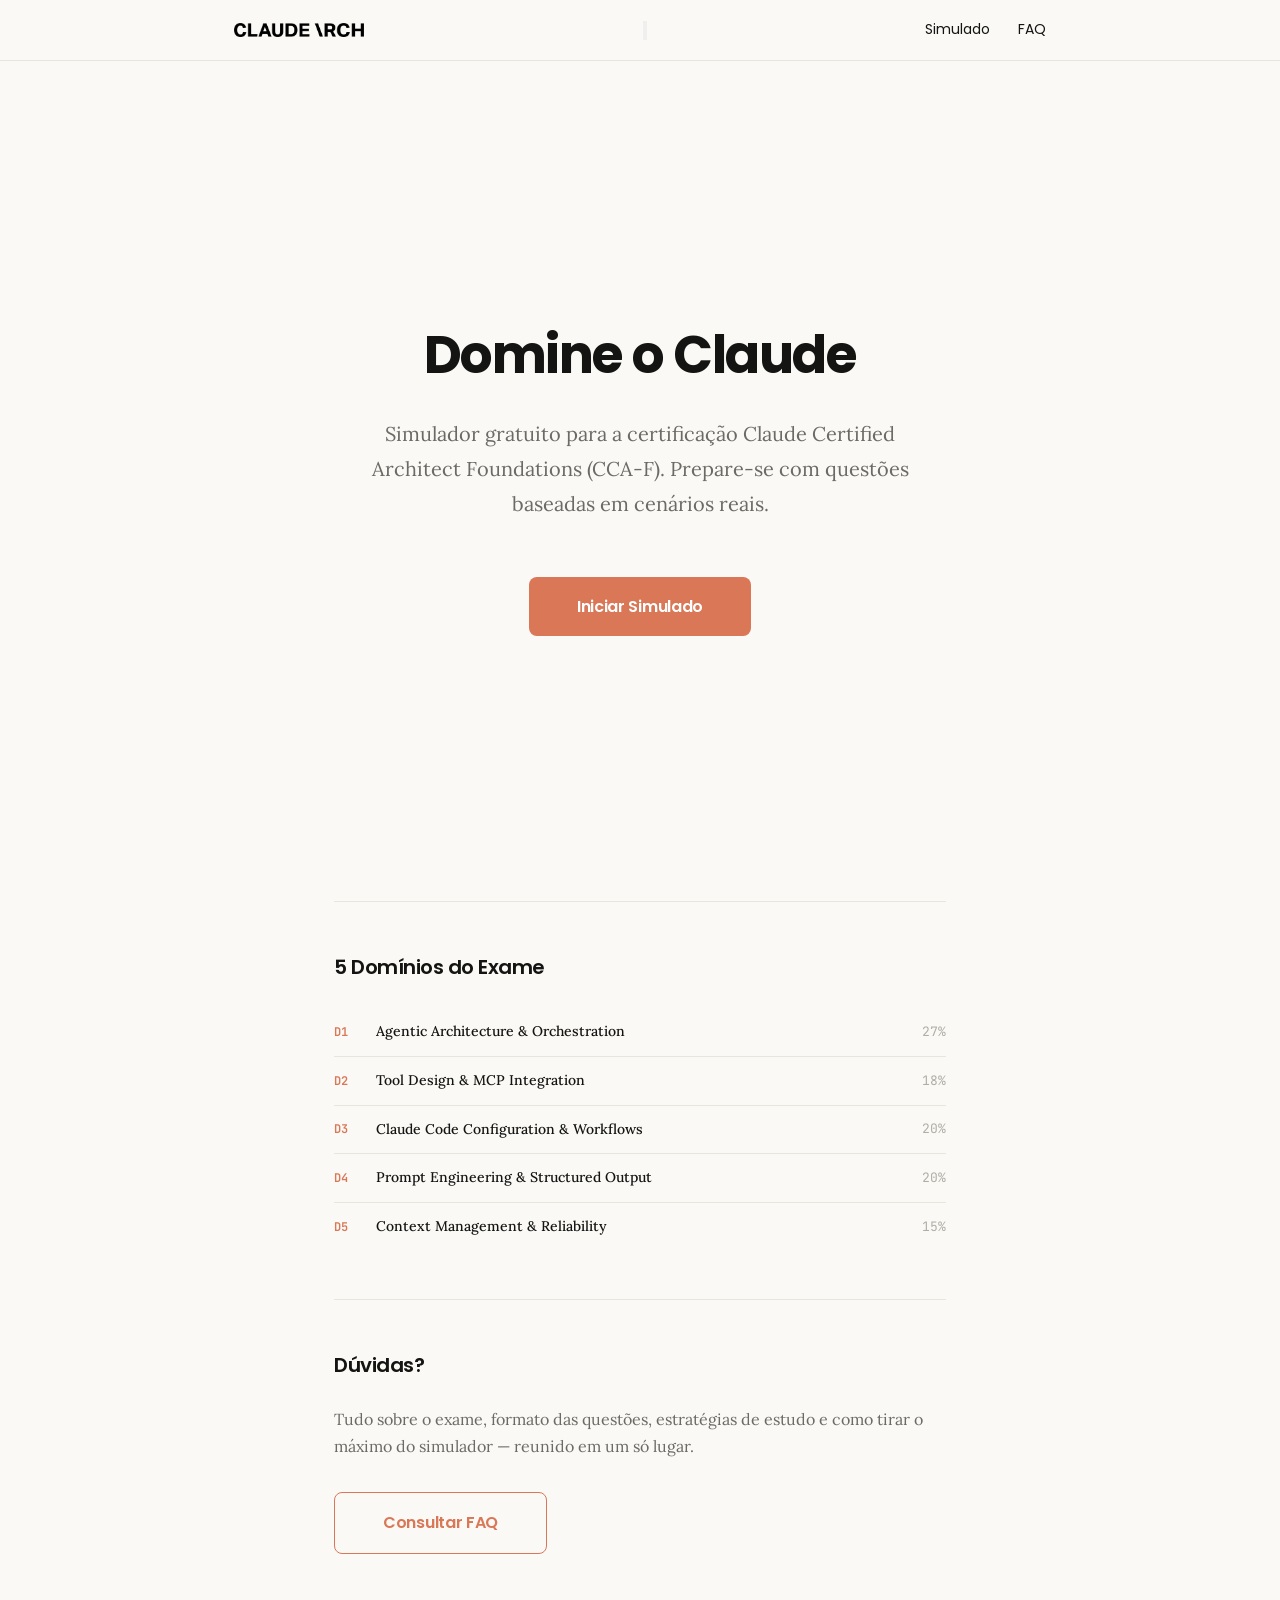
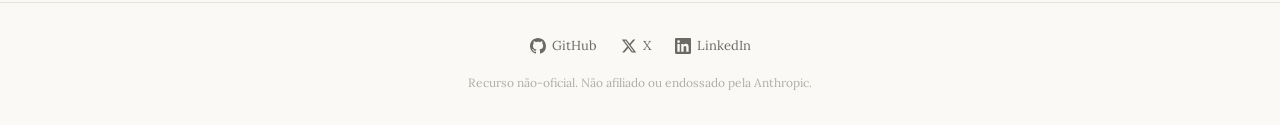
<file: index.html>
<!DOCTYPE html>
<html lang="pt-BR">
<head>
<meta charset="UTF-8">
<meta name="viewport" content="width=device-width, initial-scale=1.0">
<title>Claude Arch</title>
<link rel="icon" type="image/x-icon" href="favicon.ico" />
<link rel="icon" type="image/png" sizes="32x32" href="favicon-32x32.png" />
<link rel="icon" type="image/png" sizes="16x16" href="favicon-16x16.png" />
<link rel="apple-touch-icon" sizes="180x180" href="apple-touch-icon.png" />
<link rel="manifest" href="site.webmanifest" />
<meta name="description" content="337 questões gratuitas para a certificação CCA-F. 5 domínios, score escalado e feedback imediato." />
<meta name="theme-color" content="#faf9f5" />
<meta property="og:title" content="Claude Arch — Simulado CCA-F" />
<meta property="og:description" content="337 questões gratuitas para a certificação CCA-F. 5 domínios, score escalado e feedback imediato." />
<meta property="og:image" content="https://felipebossolani.github.io/claude-arch/og-image.png" />
<meta property="og:type" content="website" />
<meta property="og:url" content="https://felipebossolani.github.io/claude-arch/" />
<link rel="canonical" href="https://felipebossolani.github.io/claude-arch/" />
<meta name="twitter:card" content="summary_large_image" />
<meta name="twitter:title" content="Claude Arch — Simulado CCA-F" />
<meta name="twitter:description" content="337 questões gratuitas para a certificação CCA-F. 5 domínios, score escalado e feedback imediato." />
<meta name="twitter:image" content="https://felipebossolani.github.io/claude-arch/og-image.png" />
<link rel="preconnect" href="https://fonts.googleapis.com">
<link rel="preconnect" href="https://fonts.gstatic.com" crossorigin>
<link href="https://fonts.googleapis.com/css2?family=JetBrains+Mono:wght@400;500;700&family=Poppins:wght@400;500;600;700&family=Lora:ital,wght@0,400;0,500;0,600;0,700;1,400;1,500&display=swap" rel="stylesheet">
<link rel="stylesheet" href="styles.css">
<style>
body { line-height: 1.7; }
.hero { padding: 0; display: flex; flex-direction: column; align-items: center; justify-content: center; min-height: calc(100vh - 60px); text-align: center; }
.hero-title { font-size: 52px; font-weight: 700; letter-spacing: -1.5px; line-height: 1.1; margin-bottom: 32px; }
.hero-subtitle { font-size: 20px; color: var(--text-secondary); line-height: 1.75; margin-bottom: 56px; max-width: 540px; }
.hero-cta { display: inline-block; padding: 16px 48px; background: var(--accent-orange); color: white; font-family: 'Poppins', Arial, sans-serif; font-size: 16px; font-weight: 600; border-radius: var(--radius); text-decoration: none; transition: background 0.15s; letter-spacing: -0.3px; }
.hero-cta:hover { background: #c4694c; }
.hero-cta--secondary { background: transparent; color: var(--accent-orange); border: 1px solid var(--accent-orange); }
.hero-cta--secondary:hover { background: rgba(217,119,87,0.05); }
.faq-cta { padding: 56px 0; }
.faq-cta-text { font-size: 16px; color: var(--text-secondary); line-height: 1.7; margin-bottom: 32px; }
.section { padding: 48px 0; border-top: 1px solid var(--border); }
.section-title { font-size: 20px; font-weight: 600; letter-spacing: -0.5px; margin-bottom: 24px; }
.domain-list { list-style: none; }
.domain-row { display: flex; align-items: center; gap: 14px; padding: 12px 0; border-bottom: 1px solid var(--border); font-size: 14px; }
.domain-row:last-child { border-bottom: none; }
.domain-badge { font-family: 'JetBrains Mono', monospace; font-size: 12px; font-weight: 600; color: var(--accent-orange); width: 28px; flex-shrink: 0; }
.domain-name { flex: 1; font-weight: 500; }
.domain-weight { font-family: 'JetBrains Mono', monospace; font-size: 13px; color: var(--text-muted); }
.sources-text { font-size: 15px; color: var(--text-secondary); line-height: 1.7; }
@media (max-width: 640px) {
  .hero { min-height: calc(100vh - 60px); padding: 40px 0; }
  .hero-title { font-size: 36px; }
  .hero-subtitle { font-size: 17px; }
  .hero-cta { width: 100%; text-align: center; }
  .nav { gap: 16px; }
}
</style>
</head>
<body>

<header class="header">
  <div class="header-inner">
    <a href="index.html" class="logo">
      <img class="logo-icon" src="logo.png" alt="Claude Arch" />
    </a>
    <button class="nav-toggle" aria-label="Menu" onclick="document.querySelector('.nav').classList.toggle('open')">
      <svg viewBox="0 0 24 24" fill="none" stroke-width="2" stroke-linecap="round"><line x1="3" y1="6" x2="21" y2="6"/><line x1="3" y1="12" x2="21" y2="12"/><line x1="3" y1="18" x2="21" y2="18"/></svg>
    </button>
    <nav class="nav" aria-label="Navegação principal">
      <a href="simulado.html" class="nav-link">Simulado</a>
      <a href="faq.html" class="nav-link">FAQ</a>
    </nav>
  </div>
</header>

<main class="main">
  <section class="hero">
    <h1 class="hero-title">Domine o Claude</h1>
    <p class="hero-subtitle">Simulador gratuito para a certificação Claude Certified Architect Foundations (CCA-F). Prepare-se com questões baseadas em cenários reais.</p>
    <a href="simulado.html" class="hero-cta">Iniciar Simulado</a>
  </section>

  <section class="section">
    <h2 class="section-title">5 Domínios do Exame</h2>
    <div class="domain-list">
      <div class="domain-row">
        <span class="domain-badge">D1</span>
        <span class="domain-name">Agentic Architecture &amp; Orchestration</span>
        <span class="domain-weight">27%</span>
      </div>
      <div class="domain-row">
        <span class="domain-badge">D2</span>
        <span class="domain-name">Tool Design &amp; MCP Integration</span>
        <span class="domain-weight">18%</span>
      </div>
      <div class="domain-row">
        <span class="domain-badge">D3</span>
        <span class="domain-name">Claude Code Configuration &amp; Workflows</span>
        <span class="domain-weight">20%</span>
      </div>
      <div class="domain-row">
        <span class="domain-badge">D4</span>
        <span class="domain-name">Prompt Engineering &amp; Structured Output</span>
        <span class="domain-weight">20%</span>
      </div>
      <div class="domain-row">
        <span class="domain-badge">D5</span>
        <span class="domain-name">Context Management &amp; Reliability</span>
        <span class="domain-weight">15%</span>
      </div>
    </div>
  </section>

  <section class="section faq-cta">
    <h2 class="section-title">Dúvidas?</h2>
    <p class="faq-cta-text">Tudo sobre o exame, formato das questões, estratégias de estudo e como tirar o máximo do simulador — reunido em um só lugar.</p>
    <a href="faq.html" class="hero-cta hero-cta--secondary">Consultar FAQ</a>
  </section>

</main>

<footer class="footer">
  <div class="footer-inner">
    <div class="social-links">
      <a href="https://github.com/felipebossolani" target="_blank" rel="noopener noreferrer" class="social-link">
        <svg viewBox="0 0 24 24"><path d="M12 0C5.37 0 0 5.37 0 12c0 5.31 3.435 9.795 8.205 11.385.6.105.825-.255.825-.57 0-.285-.015-1.23-.015-2.235-3.015.555-3.795-.735-4.035-1.41-.135-.345-.72-1.41-1.23-1.695-.42-.225-1.02-.78-.015-.795.945-.015 1.62.87 1.845 1.23 1.08 1.815 2.805 1.305 3.495.99.105-.78.42-1.305.765-1.605-2.67-.3-5.46-1.335-5.46-5.925 0-1.305.465-2.385 1.23-3.225-.12-.3-.54-1.53.12-3.18 0 0 1.005-.315 3.3 1.23.96-.27 1.98-.405 3-.405s2.04.135 3 .405c2.295-1.56 3.3-1.23 3.3-1.23.66 1.65.24 2.88.12 3.18.765.84 1.23 1.905 1.23 3.225 0 4.605-2.805 5.625-5.475 5.925.435.375.81 1.095.81 2.22 0 1.605-.015 2.895-.015 3.3 0 .315.225.69.825.57A12.02 12.02 0 0024 12c0-6.63-5.37-12-12-12z"/></svg>
        GitHub
      </a>
      <a href="https://x.com/felipebossolani" target="_blank" rel="noopener noreferrer" class="social-link">
        <svg viewBox="0 0 24 24"><path d="M18.244 2.25h3.308l-7.227 8.26 8.502 11.24H16.17l-5.214-6.817L4.99 21.75H1.68l7.73-8.835L1.254 2.25H8.08l4.713 6.231zm-1.161 17.52h1.833L7.084 4.126H5.117z"/></svg>
        X
      </a>
      <a href="https://linkedin.com/in/felipebossolani" target="_blank" rel="noopener noreferrer" class="social-link">
        <svg viewBox="0 0 24 24"><path d="M20.447 20.452h-3.554v-5.569c0-1.328-.027-3.037-1.852-3.037-1.853 0-2.136 1.445-2.136 2.939v5.667H9.351V9h3.414v1.561h.046c.477-.9 1.637-1.85 3.37-1.85 3.601 0 4.267 2.37 4.267 5.455v6.286zM5.337 7.433a2.062 2.062 0 01-2.063-2.065 2.064 2.064 0 112.063 2.065zm1.782 13.019H3.555V9h3.564v11.452zM22.225 0H1.771C.792 0 0 .774 0 1.729v20.542C0 23.227.792 24 1.771 24h20.451C23.2 24 24 23.227 24 22.271V1.729C24 .774 23.2 0 22.222 0h.003z"/></svg>
        LinkedIn
      </a>
    </div>
    <div class="footer-disclaimer">Recurso não-oficial. Não afiliado ou endossado pela Anthropic.</div>
  </div>
</footer>

</body>
</html>
</file>
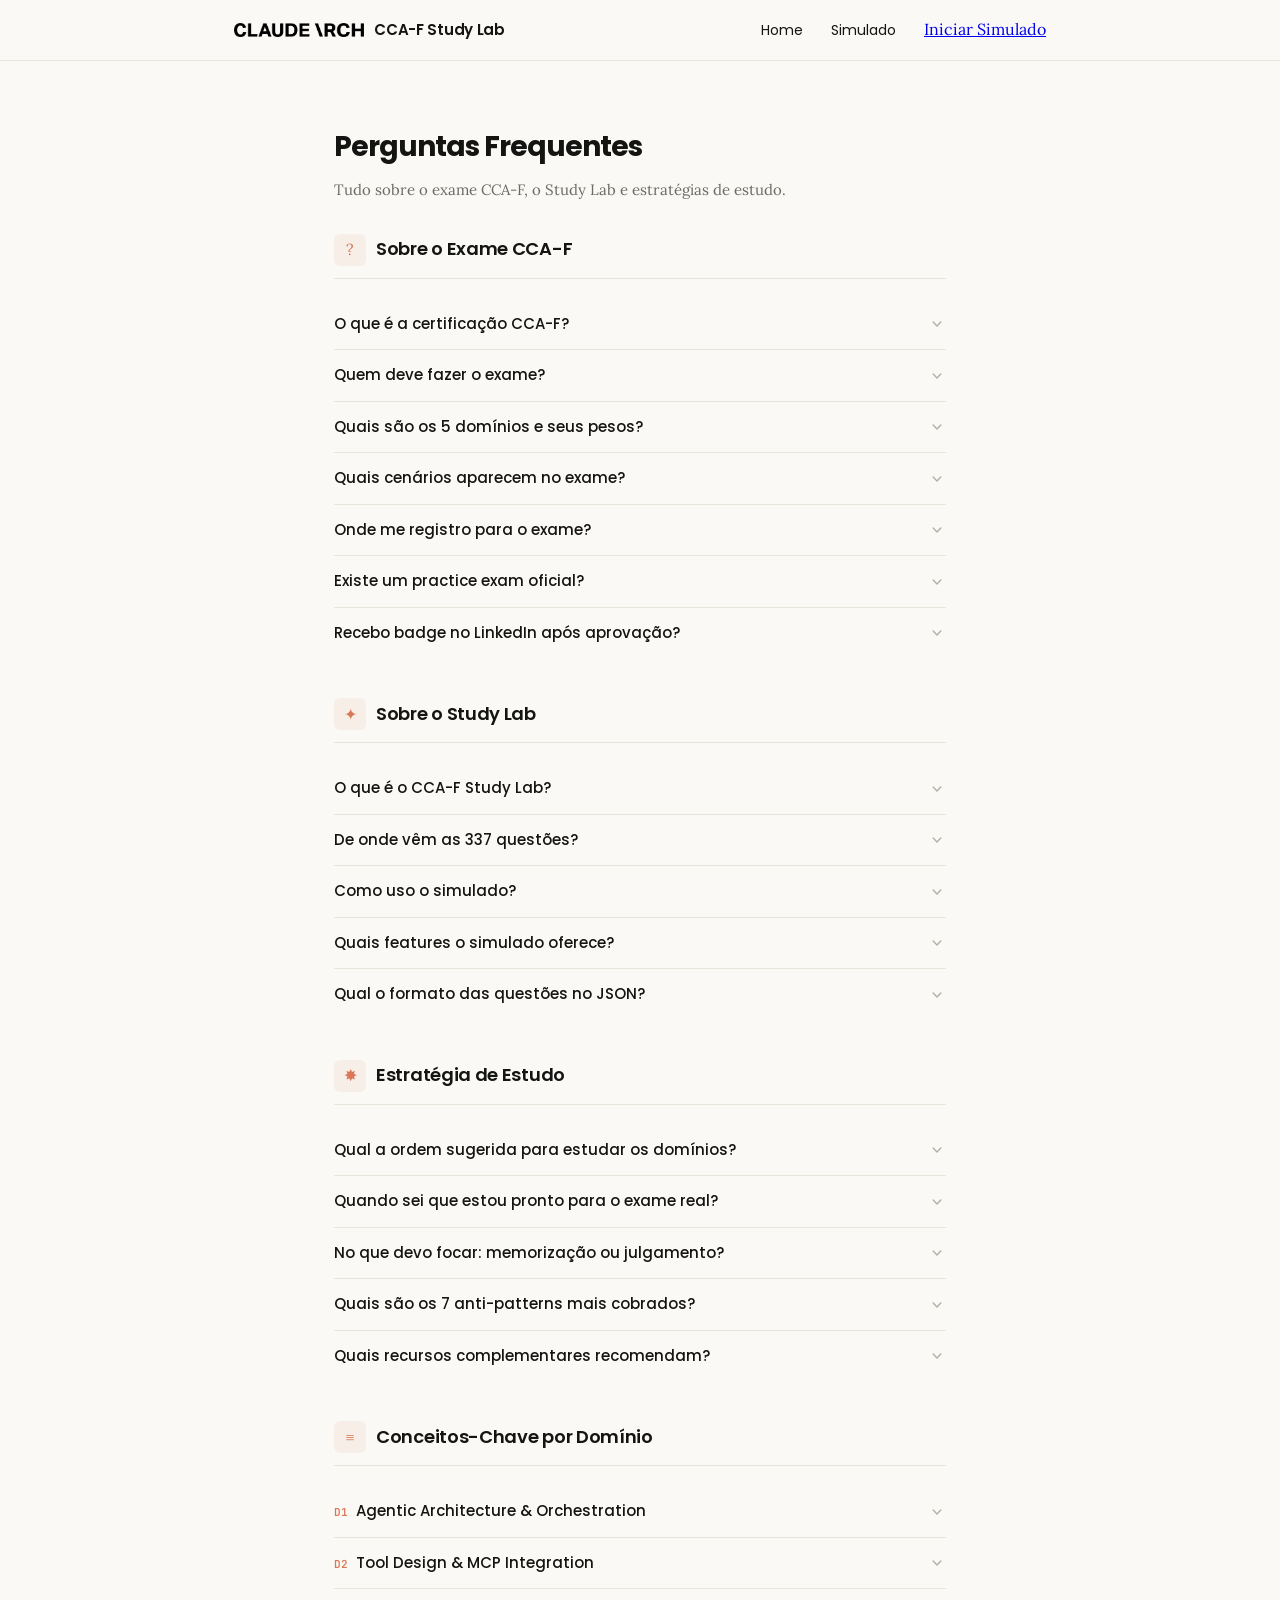
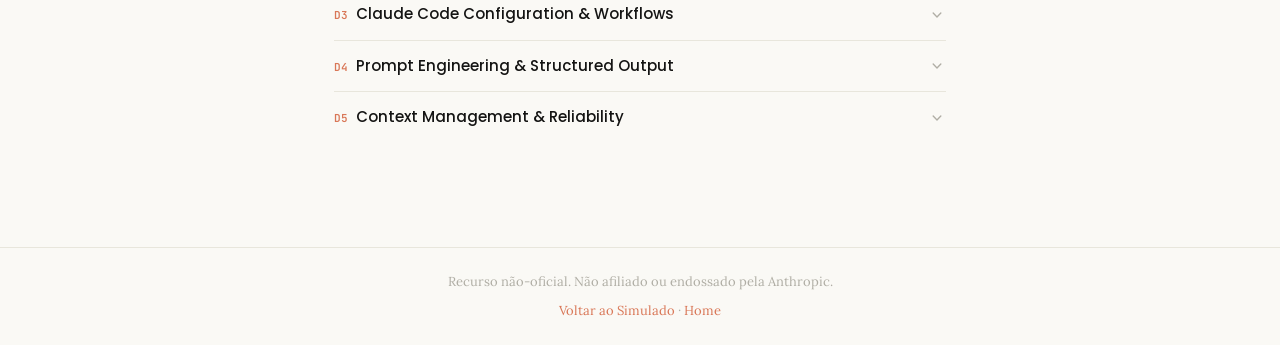
<file: ccaf-faq.html>
<!DOCTYPE html>
<html lang="pt-BR">
<head>
<meta charset="UTF-8">
<meta name="viewport" content="width=device-width, initial-scale=1.0">
<title>CCA-F Study Lab — FAQ</title>
<link rel="icon" type="image/png" href="favicon.png" />
<meta name="description" content="Simulado interativo com 337 questões para a certificação Claude Certified Architect — Foundations (CCA-F). Cobrindo todos os 5 domínios do exame." />
<meta name="theme-color" content="#faf9f5" />
<meta property="og:title" content="CCA-F Study Lab — Simulado Claude Certified Architect" />
<meta property="og:description" content="337 questões de prática para a certificação Claude Certified Architect — Foundations. 5 domínios, 6 fontes, score escalado, feedback imediato." />
<meta property="og:image" content="https://felipebossolani.github.io/claude-arch/og-image.png" />
<meta property="og:type" content="website" />
<meta name="twitter:card" content="summary_large_image" />
<meta name="twitter:title" content="CCA-F Study Lab" />
<meta name="twitter:description" content="337 questões para a certificação Claude Certified Architect — Foundations" />
<meta name="twitter:image" content="https://felipebossolani.github.io/claude-arch/og-image.png" />
<link href="https://fonts.googleapis.com/css2?family=JetBrains+Mono:wght@400;500;700&family=Poppins:wght@400;500;600;700&family=Lora:ital,wght@0,400;0,500;0,600;0,700;1,400;1,500&display=swap" rel="stylesheet">
<link rel="stylesheet" href="styles.css">
<style>
.hero-title, .section-title { font-family: 'Poppins', Arial, sans-serif; }
.container { max-width: 660px; }

/* Hero */
.hero { padding: 40px 0 32px; }
.hero-title {
  font-family: 'Poppins', Arial, sans-serif;
  font-size: 28px; font-weight: 700; letter-spacing: -1px; margin-bottom: 8px;
}
.hero-subtitle { color: var(--text-secondary); font-size: 15px; }

/* Section */
.section { margin-bottom: 40px; }
.section-header {
  display: flex; align-items: center; gap: 10px; margin-bottom: 20px;
  padding-bottom: 12px; border-bottom: 1px solid var(--border);
}
.section-icon {
  width: 32px; height: 32px; border-radius: 6px;
  display: flex; align-items: center; justify-content: center;
  font-size: 16px; flex-shrink: 0;
  background: rgba(217,119,87,0.08); color: var(--accent-orange);
}
.section-title {
  font-family: 'Poppins', Arial, sans-serif;
  font-size: 18px; font-weight: 600; letter-spacing: -0.3px;
}

/* Accordion */
.faq-item {
  border-bottom: 1px solid var(--border);
  overflow: hidden; transition: border-color 0.2s;
}
.faq-item:last-child { border-bottom: none; }
.faq-question {
  padding: 14px 0; cursor: pointer; user-select: none;
  display: flex; align-items: center; justify-content: space-between; gap: 16px;
  font-family: 'Poppins', Arial, sans-serif;
  font-weight: 500; font-size: 15px; line-height: 1.5;
}
.faq-question:hover { color: var(--accent-orange); }
.faq-chevron {
  flex-shrink: 0; width: 18px; height: 18px;
  transition: transform 0.25s ease;
  color: var(--text-muted);
}
.faq-item.open .faq-chevron { transform: rotate(180deg); }
.faq-answer { max-height: 0; overflow: hidden; transition: max-height 0.35s ease; }
.faq-answer-inner {
  padding: 0 0 16px;
  font-size: 14px; color: var(--text-secondary); line-height: 1.7;
}
.faq-answer-inner p { margin-bottom: 10px; }
.faq-answer-inner p:last-child { margin-bottom: 0; }
.faq-answer-inner strong { color: var(--text-primary); }
.faq-answer-inner code {
  background: rgba(106,155,204,0.1); padding: 2px 6px; border-radius: 4px;
  font-size: 13px; color: #5a87b5;
}
.faq-answer-inner a { color: var(--accent-orange); text-decoration: none; }
.faq-answer-inner a:hover { text-decoration: underline; }
.faq-answer-inner ul, .faq-answer-inner ol { margin: 8px 0 12px 20px; }
.faq-answer-inner li { margin-bottom: 4px; }

/* Domain table */
.domain-table { width: 100%; border-collapse: collapse; margin: 12px 0; font-size: 13px; }
.domain-table th {
  text-align: left; padding: 6px 10px; font-weight: 600;
  border-bottom: 1px solid var(--border); color: var(--text-muted);
  font-family: 'JetBrains Mono', monospace; font-size: 11px; text-transform: uppercase; letter-spacing: 0.5px;
}
.domain-table td { padding: 6px 10px; border-bottom: 1px solid var(--border); }
.domain-badge {
  font-family: 'JetBrains Mono', monospace;
  font-size: 11px; font-weight: 600; color: var(--accent-orange);
}

/* Info box */
.info-box {
  background: rgba(106,155,204,0.06);
  border-left: 3px solid var(--accent-blue);
  border-radius: 0 6px 6px 0;
  padding: 10px 14px; margin: 10px 0; font-size: 13px;
}
.warning-box {
  background: rgba(217,119,87,0.06);
  border-left: 3px solid var(--accent-orange);
  border-radius: 0 6px 6px 0;
  padding: 10px 14px; margin: 10px 0; font-size: 13px;
}

/* Concept cards */
.concept-grid { display: grid; gap: 8px; margin: 12px 0; }
.concept-item {
  display: flex; gap: 8px; align-items: baseline;
  font-size: 13px; line-height: 1.6;
}
.concept-bullet {
  flex-shrink: 0; width: 6px; height: 6px; border-radius: 50%;
  margin-top: 8px;
}

/* Footer */
.footer {
  border-top: 1px solid var(--border);
  padding: 24px 0; margin-top: 40px;
  text-align: center; font-size: 13px; color: var(--text-muted);
}
.footer a { color: var(--accent-orange); text-decoration: none; }
.footer a:hover { text-decoration: underline; }

@media (max-width: 640px) {
  .header-inner { gap: 12px; }
  .hero-title { font-size: 22px; }
  .faq-question { font-size: 14px; }
  .nav { gap: 16px; }
  .nav-cta { padding: 6px 12px; font-size: 12px; }
}
</style>
</head>
<body>

<header class="header">
  <div class="header-inner">
    <a href="index.html" class="logo">
      <img class="logo-icon" src="logo.png" alt="CCA-F" />
      <span class="logo-text">CCA-F Study Lab</span>
    </a>
    <nav class="nav">
      <a href="index.html" class="nav-link">Home</a>
      <a href="simulado.html" class="nav-link">Simulado</a>
      <a href="simulado.html" class="nav-cta">Iniciar Simulado</a>
    </nav>
  </div>
</header>

<main class="container">
  <div class="hero">
    <h1 class="hero-title">Perguntas Frequentes</h1>
    <p class="hero-subtitle">Tudo sobre o exame CCA-F, o Study Lab e estratégias de estudo.</p>
  </div>

  <!-- ═══════════════════════════════════ -->
  <!-- SOBRE O EXAME CCA-F               -->
  <!-- ═══════════════════════════════════ -->
  <div class="section">
    <div class="section-header">
      <div class="section-icon">?</div>
      <h2 class="section-title">Sobre o Exame CCA-F</h2>
    </div>

    <div class="faq-item">
      <div class="faq-question" role="button" tabindex="0" aria-expanded="false">
        O que é a certificação CCA-F?
        <svg class="faq-chevron" viewBox="0 0 20 20" fill="currentColor"><path fill-rule="evenodd" d="M5.23 7.21a.75.75 0 011.06.02L10 11.168l3.71-3.938a.75.75 0 111.08 1.04l-4.25 4.5a.75.75 0 01-1.08 0l-4.25-4.5a.75.75 0 01.02-1.06z"/></svg>
      </div>
      <div class="faq-answer"><div class="faq-answer-inner">
        <p>A <strong>Claude Certified Architect — Foundations (CCA-F)</strong> é a certificação de nível 301 da Anthropic para arquitetos de soluções que trabalham com Claude.</p>
        <table class="domain-table">
          <tr><td><strong>Formato</strong></td><td>60 questões de múltipla escolha</td></tr>
          <tr><td><strong>Duração</strong></td><td>120 minutos</td></tr>
          <tr><td><strong>Score mínimo</strong></td><td>720 / 1000 (escala de 100–1000)</td></tr>
          <tr><td><strong>Custo</strong></td><td>$99 USD</td></tr>
          <tr><td><strong>Tentativas</strong></td><td>1 tentativa por compra</td></tr>
          <tr><td><strong>Proctoring</strong></td><td>Online, via ProctorFree</td></tr>
        </table>
        <p>Após aprovação, você recebe um badge digital para adicionar ao LinkedIn.</p>
      </div></div>
    </div>

    <div class="faq-item">
      <div class="faq-question" role="button" tabindex="0" aria-expanded="false">
        Quem deve fazer o exame?
        <svg class="faq-chevron" viewBox="0 0 20 20" fill="currentColor"><path fill-rule="evenodd" d="M5.23 7.21a.75.75 0 011.06.02L10 11.168l3.71-3.938a.75.75 0 111.08 1.04l-4.25 4.5a.75.75 0 01-1.08 0l-4.25-4.5a.75.75 0 01.02-1.06z"/></svg>
      </div>
      <div class="faq-answer"><div class="faq-answer-inner">
        <p>O exame é voltado para <strong>solution architects</strong> com pelo menos <strong>6 meses de experiência prática</strong> com o ecossistema Claude, incluindo:</p>
        <ul>
          <li>Claude APIs (Messages API, tool use)</li>
          <li>Agent SDK e padrões de agentes</li>
          <li>Claude Code (CLI, configuração, workflows)</li>
          <li>Model Context Protocol (MCP)</li>
        </ul>
        <p>Se você é desenvolvedor, CTO ou tech lead que usa Claude em produção, este é o exame certo.</p>
      </div></div>
    </div>

    <div class="faq-item">
      <div class="faq-question" role="button" tabindex="0" aria-expanded="false">
        Quais são os 5 domínios e seus pesos?
        <svg class="faq-chevron" viewBox="0 0 20 20" fill="currentColor"><path fill-rule="evenodd" d="M5.23 7.21a.75.75 0 011.06.02L10 11.168l3.71-3.938a.75.75 0 111.08 1.04l-4.25 4.5a.75.75 0 01-1.08 0l-4.25-4.5a.75.75 0 01.02-1.06z"/></svg>
      </div>
      <div class="faq-answer"><div class="faq-answer-inner">
        <table class="domain-table">
          <thead><tr><th>Domínio</th><th>Título</th><th>Peso</th></tr></thead>
          <tbody>
            <tr><td><span class="domain-badge">D1</span></td><td>Agentic Architecture &amp; Orchestration</td><td><strong>27%</strong></td></tr>
            <tr><td><span class="domain-badge">D2</span></td><td>Tool Design &amp; MCP Integration</td><td><strong>18%</strong></td></tr>
            <tr><td><span class="domain-badge">D3</span></td><td>Claude Code Configuration &amp; Workflows</td><td><strong>20%</strong></td></tr>
            <tr><td><span class="domain-badge">D4</span></td><td>Prompt Engineering &amp; Structured Output</td><td><strong>20%</strong></td></tr>
            <tr><td><span class="domain-badge">D5</span></td><td>Context Management &amp; Reliability</td><td><strong>15%</strong></td></tr>
          </tbody>
        </table>
        <p>D1 sozinho vale mais de um quarto do exame — é o domínio mais importante.</p>
      </div></div>
    </div>

    <div class="faq-item">
      <div class="faq-question" role="button" tabindex="0" aria-expanded="false">
        Quais cenários aparecem no exame?
        <svg class="faq-chevron" viewBox="0 0 20 20" fill="currentColor"><path fill-rule="evenodd" d="M5.23 7.21a.75.75 0 011.06.02L10 11.168l3.71-3.938a.75.75 0 111.08 1.04l-4.25 4.5a.75.75 0 01-1.08 0l-4.25-4.5a.75.75 0 01.02-1.06z"/></svg>
      </div>
      <div class="faq-answer"><div class="faq-answer-inner">
        <p>Existem <strong>6 cenários</strong> no banco do exame. Em cada tentativa, <strong>4 são sorteados</strong>:</p>
        <ol>
          <li><strong>Customer Support Resolution Agent</strong> — loops agênticos, tool design, escalation</li>
          <li><strong>Code Generation with Claude Code</strong> — CLAUDE.md, plan mode, slash commands</li>
          <li><strong>Multi-Agent Research System</strong> — coordinator patterns, error propagation, context</li>
          <li><strong>Developer Productivity with Claude</strong> — built-in tools, MCP integration</li>
          <li><strong>Claude Code for CI/CD</strong> — non-interactive mode, structured output, batch</li>
          <li><strong>Structured Data Extraction</strong> — JSON schemas, validation loops, human review</li>
        </ol>
        <p>As questões são contextualizadas dentro desses cenários, exigindo julgamento arquitetural aplicado.</p>
      </div></div>
    </div>

    <div class="faq-item">
      <div class="faq-question" role="button" tabindex="0" aria-expanded="false">
        Onde me registro para o exame?
        <svg class="faq-chevron" viewBox="0 0 20 20" fill="currentColor"><path fill-rule="evenodd" d="M5.23 7.21a.75.75 0 011.06.02L10 11.168l3.71-3.938a.75.75 0 111.08 1.04l-4.25 4.5a.75.75 0 01-1.08 0l-4.25-4.5a.75.75 0 01.02-1.06z"/></svg>
      </div>
      <div class="faq-answer"><div class="faq-answer-inner">
        <p>O registro é feito na <a href="https://anthropic.skilljar.com" target="_blank">Anthropic Academy (anthropic.skilljar.com)</a>. Lá você encontra os cursos preparatórios gratuitos e o link para comprar o voucher do exame ($99).</p>
      </div></div>
    </div>

    <div class="faq-item">
      <div class="faq-question" role="button" tabindex="0" aria-expanded="false">
        Existe um practice exam oficial?
        <svg class="faq-chevron" viewBox="0 0 20 20" fill="currentColor"><path fill-rule="evenodd" d="M5.23 7.21a.75.75 0 011.06.02L10 11.168l3.71-3.938a.75.75 0 111.08 1.04l-4.25 4.5a.75.75 0 01-1.08 0l-4.25-4.5a.75.75 0 01.02-1.06z"/></svg>
      </div>
      <div class="faq-answer"><div class="faq-answer-inner">
        <p>Sim. A Anthropic disponibiliza um <strong>practice exam com 60 questões</strong> no Skilljar, gratuito. Ele simula o formato real do exame.</p>
        <div class="info-box">
          <strong>Dica:</strong> Tente tirar <strong>900+ no practice exam</strong> antes de agendar o exame real. Se você está consistentemente acima de 900, provavelmente está pronto.
        </div>
      </div></div>
    </div>

    <div class="faq-item">
      <div class="faq-question" role="button" tabindex="0" aria-expanded="false">
        Recebo badge no LinkedIn após aprovação?
        <svg class="faq-chevron" viewBox="0 0 20 20" fill="currentColor"><path fill-rule="evenodd" d="M5.23 7.21a.75.75 0 011.06.02L10 11.168l3.71-3.938a.75.75 0 111.08 1.04l-4.25 4.5a.75.75 0 01-1.08 0l-4.25-4.5a.75.75 0 01.02-1.06z"/></svg>
      </div>
      <div class="faq-answer"><div class="faq-answer-inner">
        <p>Sim. Após aprovação, a Anthropic emite um <strong>badge digital</strong> que pode ser adicionado ao seu perfil do LinkedIn como credencial verificável.</p>
      </div></div>
    </div>
  </div>

  <!-- ═══════════════════════════════════ -->
  <!-- SOBRE O STUDY LAB                  -->
  <!-- ═══════════════════════════════════ -->
  <div class="section">
    <div class="section-header">
      <div class="section-icon">&#x2726;</div>
      <h2 class="section-title">Sobre o Study Lab</h2>
    </div>

    <div class="faq-item">
      <div class="faq-question" role="button" tabindex="0" aria-expanded="false">
        O que é o CCA-F Study Lab?
        <svg class="faq-chevron" viewBox="0 0 20 20" fill="currentColor"><path fill-rule="evenodd" d="M5.23 7.21a.75.75 0 011.06.02L10 11.168l3.71-3.938a.75.75 0 111.08 1.04l-4.25 4.5a.75.75 0 01-1.08 0l-4.25-4.5a.75.75 0 01.02-1.06z"/></svg>
      </div>
      <div class="faq-answer"><div class="faq-answer-inner">
        <p>Um <strong>repositório de estudos não-oficial</strong> com um simulado interativo para a certificação CCA-F. Criado por e para a comunidade de devs que estão se preparando para o exame.</p>
        <div class="warning-box">
          <strong>Aviso:</strong> Este projeto não é afiliado nem endossado pela Anthropic.
        </div>
      </div></div>
    </div>

    <div class="faq-item">
      <div class="faq-question" role="button" tabindex="0" aria-expanded="false">
        De onde vêm as 337 questões?
        <svg class="faq-chevron" viewBox="0 0 20 20" fill="currentColor"><path fill-rule="evenodd" d="M5.23 7.21a.75.75 0 011.06.02L10 11.168l3.71-3.938a.75.75 0 111.08 1.04l-4.25 4.5a.75.75 0 01-1.08 0l-4.25-4.5a.75.75 0 01.02-1.06z"/></svg>
      </div>
      <div class="faq-answer"><div class="faq-answer-inner">
        <p>As questões foram coletadas e deduplicadas de <strong>6 fontes</strong>:</p>
        <table class="domain-table">
          <thead><tr><th>Fonte</th><th>Qtd</th><th>Origem</th></tr></thead>
          <tbody>
            <tr><td>official-exam-guide</td><td>11</td><td>Anthropic Exam Guide</td></tr>
            <tr><td>community-generated</td><td>45</td><td>Baseadas nos task statements</td></tr>
            <tr><td>sgridworks</td><td>100</td><td><a href="https://github.com/SGridworks/claude-certified-architect-training" target="_blank">SGridworks repo</a></td></tr>
            <tr><td>sgridworks-fullexam</td><td>49</td><td>SGridworks full exam</td></tr>
            <tr><td>olivier-alter</td><td>74</td><td><a href="https://github.com/OlivierAlter/Claude-Certified-Architect-Foundations-Certification-Exam" target="_blank">OlivierAlter repo</a></td></tr>
            <tr><td>paullarionov</td><td>58</td><td><a href="https://github.com/paullarionov/claude-certified-architect" target="_blank">PaulLarionov repo</a></td></tr>
          </tbody>
        </table>
      </div></div>
    </div>

    <div class="faq-item">
      <div class="faq-question" role="button" tabindex="0" aria-expanded="false">
        Como uso o simulado?
        <svg class="faq-chevron" viewBox="0 0 20 20" fill="currentColor"><path fill-rule="evenodd" d="M5.23 7.21a.75.75 0 011.06.02L10 11.168l3.71-3.938a.75.75 0 111.08 1.04l-4.25 4.5a.75.75 0 01-1.08 0l-4.25-4.5a.75.75 0 01.02-1.06z"/></svg>
      </div>
      <div class="faq-answer"><div class="faq-answer-inner">
        <p>Abra o <a href="simulado.html">simulado</a> no navegador (funciona offline, zero dependências). Na tela inicial:</p>
        <ol>
          <li><strong>Selecione domínios</strong> — escolha D1–D5 individualmente ou todos</li>
          <li><strong>Modo de feedback</strong> — <code>Imediato</code> (revela ao clicar) ou <code>No final</code> (confirma antes)</li>
          <li><strong>Ordem</strong> — <code>Embaralhar</code> ou <code>Sequencial</code></li>
          <li>Clique <strong>Iniciar</strong></li>
        </ol>
      </div></div>
    </div>

    <div class="faq-item">
      <div class="faq-question" role="button" tabindex="0" aria-expanded="false">
        Quais features o simulado oferece?
        <svg class="faq-chevron" viewBox="0 0 20 20" fill="currentColor"><path fill-rule="evenodd" d="M5.23 7.21a.75.75 0 011.06.02L10 11.168l3.71-3.938a.75.75 0 111.08 1.04l-4.25 4.5a.75.75 0 01-1.08 0l-4.25-4.5a.75.75 0 01.02-1.06z"/></svg>
      </div>
      <div class="faq-answer"><div class="faq-answer-inner">
        <ul>
          <li><strong>Score escalado</strong> — 100 a 1000 (mesmo formato do exame real)</li>
          <li><strong>Breakdown por domínio</strong> — veja onde está forte e onde precisa melhorar</li>
          <li><strong>Refazer erradas</strong> — embaralha apenas as questões que você errou para drill down</li>
          <li><strong>Funciona offline</strong> — HTML self-contained, sem server</li>
          <li><strong>Explicações detalhadas</strong> — cada questão tem explicação da resposta correta e por que as alternativas estão erradas</li>
        </ul>
      </div></div>
    </div>

    <div class="faq-item">
      <div class="faq-question" role="button" tabindex="0" aria-expanded="false">
        Qual o formato das questões no JSON?
        <svg class="faq-chevron" viewBox="0 0 20 20" fill="currentColor"><path fill-rule="evenodd" d="M5.23 7.21a.75.75 0 011.06.02L10 11.168l3.71-3.938a.75.75 0 111.08 1.04l-4.25 4.5a.75.75 0 01-1.08 0l-4.25-4.5a.75.75 0 01.02-1.06z"/></svg>
      </div>
      <div class="faq-answer"><div class="faq-answer-inner">
        <p>Cada questão em <code>all_questions.json</code> segue este schema:</p>
        <pre style="background:var(--bg-secondary);padding:16px;border-radius:8px;overflow-x:auto;margin:12px 0;font-size:13px;line-height:1.5;"><code>{
  "id": "D1-001",
  "source": "official-exam-guide",
  "scenario": "Customer Support Resolution Agent",
  "task_statement": "1.4",
  "question": "Texto da pergunta...",
  "options": { "A": "...", "B": "...", "C": "...", "D": "..." },
  "correct": "A",
  "explanation": "Explicação detalhada...",
  "domain": "D1"
}</code></pre>
      </div></div>
    </div>
  </div>

  <!-- ═══════════════════════════════════ -->
  <!-- ESTRATÉGIA DE ESTUDO               -->
  <!-- ═══════════════════════════════════ -->
  <div class="section">
    <div class="section-header">
      <div class="section-icon">&#x2738;</div>
      <h2 class="section-title">Estratégia de Estudo</h2>
    </div>

    <div class="faq-item">
      <div class="faq-question" role="button" tabindex="0" aria-expanded="false">
        Qual a ordem sugerida para estudar os domínios?
        <svg class="faq-chevron" viewBox="0 0 20 20" fill="currentColor"><path fill-rule="evenodd" d="M5.23 7.21a.75.75 0 011.06.02L10 11.168l3.71-3.938a.75.75 0 111.08 1.04l-4.25 4.5a.75.75 0 01-1.08 0l-4.25-4.5a.75.75 0 01.02-1.06z"/></svg>
      </div>
      <div class="faq-answer"><div class="faq-answer-inner">
        <p><strong>Por peso no exame:</strong></p>
        <ol>
          <li><span class="domain-badge">D1</span> Agentic Architecture — <strong>27%</strong> (maior peso, comece aqui)</li>
          <li><span class="domain-badge">D3</span> Claude Code Config — <strong>20%</strong></li>
          <li><span class="domain-badge">D4</span> Prompt Engineering — <strong>20%</strong></li>
          <li><span class="domain-badge">D2</span> Tool Design &amp; MCP — <strong>18%</strong></li>
          <li><span class="domain-badge">D5</span> Context &amp; Reliability — <strong>15%</strong></li>
        </ol>
        <p><strong>Alternativa — por familiaridade:</strong> se você já usa Claude Code no dia a dia, comece por D3 para consolidar o que já sabe, e depois ataque D1.</p>
      </div></div>
    </div>

    <div class="faq-item">
      <div class="faq-question" role="button" tabindex="0" aria-expanded="false">
        Quando sei que estou pronto para o exame real?
        <svg class="faq-chevron" viewBox="0 0 20 20" fill="currentColor"><path fill-rule="evenodd" d="M5.23 7.21a.75.75 0 011.06.02L10 11.168l3.71-3.938a.75.75 0 111.08 1.04l-4.25 4.5a.75.75 0 01-1.08 0l-4.25-4.5a.75.75 0 01.02-1.06z"/></svg>
      </div>
      <div class="faq-answer"><div class="faq-answer-inner">
        <p>Faça o <strong>practice exam oficial no Skilljar</strong>. Se você tirar consistentemente <strong>900+</strong>, provavelmente está pronto.</p>
        <div class="info-box">
          O exame real tem 60 questões e exige 720 para aprovação. Uma margem de 180 pontos (900 vs 720) dá confiança suficiente para lidar com questões mais difíceis ou cenários desconhecidos.
        </div>
      </div></div>
    </div>

    <div class="faq-item">
      <div class="faq-question" role="button" tabindex="0" aria-expanded="false">
        No que devo focar: memorização ou julgamento?
        <svg class="faq-chevron" viewBox="0 0 20 20" fill="currentColor"><path fill-rule="evenodd" d="M5.23 7.21a.75.75 0 011.06.02L10 11.168l3.71-3.938a.75.75 0 111.08 1.04l-4.25 4.5a.75.75 0 01-1.08 0l-4.25-4.5a.75.75 0 01.02-1.06z"/></svg>
      </div>
      <div class="faq-answer"><div class="faq-answer-inner">
        <p><strong>Julgamento arquitetural.</strong> O exame não testa se você decorou APIs — ele testa se você sabe escolher a abordagem certa para cada situação. Muitas questões apresentam opções que "parecem certas" mas são anti-patterns.</p>
        <p>Foque em entender <strong>por que</strong> cada alternativa errada está errada, não apenas qual é a correta.</p>
      </div></div>
    </div>

    <div class="faq-item">
      <div class="faq-question" role="button" tabindex="0" aria-expanded="false">
        Quais são os 7 anti-patterns mais cobrados?
        <svg class="faq-chevron" viewBox="0 0 20 20" fill="currentColor"><path fill-rule="evenodd" d="M5.23 7.21a.75.75 0 011.06.02L10 11.168l3.71-3.938a.75.75 0 111.08 1.04l-4.25 4.5a.75.75 0 01-1.08 0l-4.25-4.5a.75.75 0 01.02-1.06z"/></svg>
      </div>
      <div class="faq-answer"><div class="faq-answer-inner">
        <ol>
          <li><strong>Parsing natural language para loop termination</strong> — usar <code>stop_reason</code> em vez de tentar interpretar texto</li>
          <li><strong>Arbitrary iteration caps</strong> — limites fixos sem critério de convergência real</li>
          <li><strong>Prompt-only enforcement para business rules</strong> — regras críticas precisam de enforcement programático, não apenas instruções no prompt</li>
          <li><strong>Subagent context leakage</strong> — agentes filhos não devem vazar contexto entre si sem controle</li>
          <li><strong>Ambiguous tool descriptions</strong> — descriptions são o mecanismo primário de seleção de tools pelo modelo</li>
          <li><strong>Self-review no mesmo contexto</strong> — o modelo revisando seu próprio output no mesmo context window tende a confirmar erros</li>
          <li><strong>Progressive summarization sem preservar dados críticos</strong> — sumarização que descarta informações essenciais</li>
        </ol>
      </div></div>
    </div>

    <div class="faq-item">
      <div class="faq-question" role="button" tabindex="0" aria-expanded="false">
        Quais recursos complementares recomendam?
        <svg class="faq-chevron" viewBox="0 0 20 20" fill="currentColor"><path fill-rule="evenodd" d="M5.23 7.21a.75.75 0 011.06.02L10 11.168l3.71-3.938a.75.75 0 111.08 1.04l-4.25 4.5a.75.75 0 01-1.08 0l-4.25-4.5a.75.75 0 01.02-1.06z"/></svg>
      </div>
      <div class="faq-answer"><div class="faq-answer-inner">
        <ul>
          <li><a href="https://anthropic.skilljar.com" target="_blank">Anthropic Academy</a> — cursos oficiais gratuitos + practice exam</li>
          <li><a href="https://github.com/SGridworks/claude-certified-architect-training" target="_blank">SGridworks RPG</a> — treinamento gamificado</li>
          <li><a href="https://claudecertifications.com" target="_blank">claudecertifications.com</a> — 25 questões grátis + study guides</li>
          <li><a href="https://www.certsafari.com/anthropic/claude-certified-architect" target="_blank">CertSafari</a> — 360 flashcards</li>
        </ul>
      </div></div>
    </div>
  </div>

  <!-- ═══════════════════════════════════ -->
  <!-- CONCEITOS-CHAVE POR DOMÍNIO        -->
  <!-- ═══════════════════════════════════ -->
  <div class="section">
    <div class="section-header">
      <div class="section-icon">&#x2261;</div>
      <h2 class="section-title">Conceitos-Chave por Domínio</h2>
    </div>

    <div class="faq-item">
      <div class="faq-question" role="button" tabindex="0" aria-expanded="false">
        <span><span class="domain-badge">D1</span>&nbsp; Agentic Architecture &amp; Orchestration</span>
        <svg class="faq-chevron" viewBox="0 0 20 20" fill="currentColor"><path fill-rule="evenodd" d="M5.23 7.21a.75.75 0 011.06.02L10 11.168l3.71-3.938a.75.75 0 111.08 1.04l-4.25 4.5a.75.75 0 01-1.08 0l-4.25-4.5a.75.75 0 01.02-1.06z"/></svg>
      </div>
      <div class="faq-answer"><div class="faq-answer-inner">
        <ul>
          <li><code>stop_reason</code> — use <code>tool_use</code> vs <code>end_turn</code> para controlar loops agênticos (nunca parse NL)</li>
          <li><strong>Hub-and-spoke</strong> — padrão de coordenação com agente central que delega para subagentes especializados</li>
          <li><strong>Task tool</strong> — mecanismo para criar e gerenciar subagentes com contexto isolado</li>
          <li><code>allowedTools</code> — restringe quais tools cada agente/subagente pode usar</li>
          <li><strong>PostToolUse hooks</strong> — interceptam resultados de tools para validação, logging ou transformação</li>
          <li><strong>Context isolation</strong> — subagentes devem operar com contexto separado para evitar leakage</li>
        </ul>
      </div></div>
    </div>

    <div class="faq-item">
      <div class="faq-question" role="button" tabindex="0" aria-expanded="false">
        <span><span class="domain-badge">D2</span>&nbsp; Tool Design &amp; MCP Integration</span>
        <svg class="faq-chevron" viewBox="0 0 20 20" fill="currentColor"><path fill-rule="evenodd" d="M5.23 7.21a.75.75 0 011.06.02L10 11.168l3.71-3.938a.75.75 0 111.08 1.04l-4.25 4.5a.75.75 0 01-1.08 0l-4.25-4.5a.75.75 0 01.02-1.06z"/></svg>
      </div>
      <div class="faq-answer"><div class="faq-answer-inner">
        <ul>
          <li><strong>Tool descriptions</strong> — mecanismo primário de seleção; descriptions claras e específicas > nomes genéricos</li>
          <li><code>isError</code> flag — indica ao modelo que o resultado da tool é um erro (permite recovery inteligente)</li>
          <li><code>errorCategory</code> — categorize erros: <code>transient</code>, <code>validation</code>, <code>permission</code>, <code>business_logic</code></li>
          <li><code>tool_choice</code> — controla seleção: <code>auto</code> (modelo decide), <code>any</code> (deve usar alguma tool), <code>forced</code> (tool específica)</li>
          <li><code>.mcp.json</code> vs <code>~/.claude.json</code> — configuração de MCP servers por projeto vs global</li>
        </ul>
      </div></div>
    </div>

    <div class="faq-item">
      <div class="faq-question" role="button" tabindex="0" aria-expanded="false">
        <span><span class="domain-badge">D3</span>&nbsp; Claude Code Configuration &amp; Workflows</span>
        <svg class="faq-chevron" viewBox="0 0 20 20" fill="currentColor"><path fill-rule="evenodd" d="M5.23 7.21a.75.75 0 011.06.02L10 11.168l3.71-3.938a.75.75 0 111.08 1.04l-4.25 4.5a.75.75 0 01-1.08 0l-4.25-4.5a.75.75 0 01.02-1.06z"/></svg>
      </div>
      <div class="faq-answer"><div class="faq-answer-inner">
        <ul>
          <li><strong>CLAUDE.md hierarchy</strong> — 3 níveis: <code>~/.claude/CLAUDE.md</code> (user) → <code>projeto/CLAUDE.md</code> (project) → <code>subdir/CLAUDE.md</code> (directory)</li>
          <li><code>.claude/rules/</code> — rules com glob patterns para aplicação condicional por tipo de arquivo</li>
          <li><code>.claude/commands/</code> vs <code>.claude/skills/</code> — commands são slash commands customizados; skills têm SKILL.md com frontmatter</li>
          <li><strong>SKILL.md frontmatter</strong> — <code>context: fork</code>, <code>allowed-tools</code>, <code>argument-hint</code> controlam execução</li>
          <li><code>-p</code> flag — modo non-interactive para CI/CD (pipe prompt via stdin ou argumento)</li>
        </ul>
      </div></div>
    </div>

    <div class="faq-item">
      <div class="faq-question" role="button" tabindex="0" aria-expanded="false">
        <span><span class="domain-badge">D4</span>&nbsp; Prompt Engineering &amp; Structured Output</span>
        <svg class="faq-chevron" viewBox="0 0 20 20" fill="currentColor"><path fill-rule="evenodd" d="M5.23 7.21a.75.75 0 011.06.02L10 11.168l3.71-3.938a.75.75 0 111.08 1.04l-4.25 4.5a.75.75 0 01-1.08 0l-4.25-4.5a.75.75 0 01.02-1.06z"/></svg>
      </div>
      <div class="faq-answer"><div class="faq-answer-inner">
        <ul>
          <li><strong>Explicit criteria > vague instructions</strong> — "avalie de 1–5 com estes critérios" > "dê feedback"</li>
          <li><strong>Few-shot para format variation</strong> — exemplos concretos são mais eficazes que descrições de formato</li>
          <li><code>tool_use</code> garante <strong>schema compliance mas NÃO semantic accuracy</strong> — o JSON vai ser válido, mas o conteúdo pode estar errado</li>
          <li><strong>Enum + "other" + detail field</strong> — padrão para categorização flexível sem perder dados inesperados</li>
          <li><strong>Validation-retry loops</strong> — valide output programaticamente e peça correção se inválido</li>
        </ul>
      </div></div>
    </div>

    <div class="faq-item">
      <div class="faq-question" role="button" tabindex="0" aria-expanded="false">
        <span><span class="domain-badge">D5</span>&nbsp; Context Management &amp; Reliability</span>
        <svg class="faq-chevron" viewBox="0 0 20 20" fill="currentColor"><path fill-rule="evenodd" d="M5.23 7.21a.75.75 0 011.06.02L10 11.168l3.71-3.938a.75.75 0 111.08 1.04l-4.25 4.5a.75.75 0 01-1.08 0l-4.25-4.5a.75.75 0 01.02-1.06z"/></svg>
      </div>
      <div class="faq-answer"><div class="faq-answer-inner">
        <ul>
          <li><strong>Lost in the middle effect</strong> — informações no meio de contextos longos são mais facilmente ignoradas</li>
          <li><strong>Progressive summarization risks</strong> — cada rodada de sumarização pode descartar dados que pareciam irrelevantes mas eram críticos</li>
          <li><strong>Information provenance</strong> — rastreie a origem de cada dado para auditoria e debugging</li>
          <li><strong>Confidence self-reporting</strong> — peça ao modelo para reportar seu nível de confiança junto com a resposta</li>
          <li><strong>Graceful degradation com annotated gaps</strong> — quando informação falta, continue operando mas marque explicitamente o que está faltando</li>
        </ul>
      </div></div>
    </div>
  </div>
</main>

<footer class="footer">
  <p>Recurso não-oficial. Não afiliado ou endossado pela Anthropic.</p>
  <p style="margin-top:8px;"><a href="simulado.html">Voltar ao Simulado</a> · <a href="index.html">Home</a></p>
</footer>

<script>
function toggle(el) {
  const item = el.parentElement;
  const answer = item.querySelector('.faq-answer');
  const isOpen = item.classList.contains('open');

  if (isOpen) {
    answer.style.maxHeight = '0';
    item.classList.remove('open');
    el.setAttribute('aria-expanded', 'false');
  } else {
    answer.style.maxHeight = answer.scrollHeight + 'px';
    item.classList.add('open');
    el.setAttribute('aria-expanded', 'true');
  }
}
document.querySelectorAll('.faq-question').forEach(q => {
  q.addEventListener('click', () => toggle(q));
  q.addEventListener('keydown', e => { if (e.key === 'Enter' || e.key === ' ') { e.preventDefault(); toggle(q); } });
});
</script>
</body>
</html>
</file>
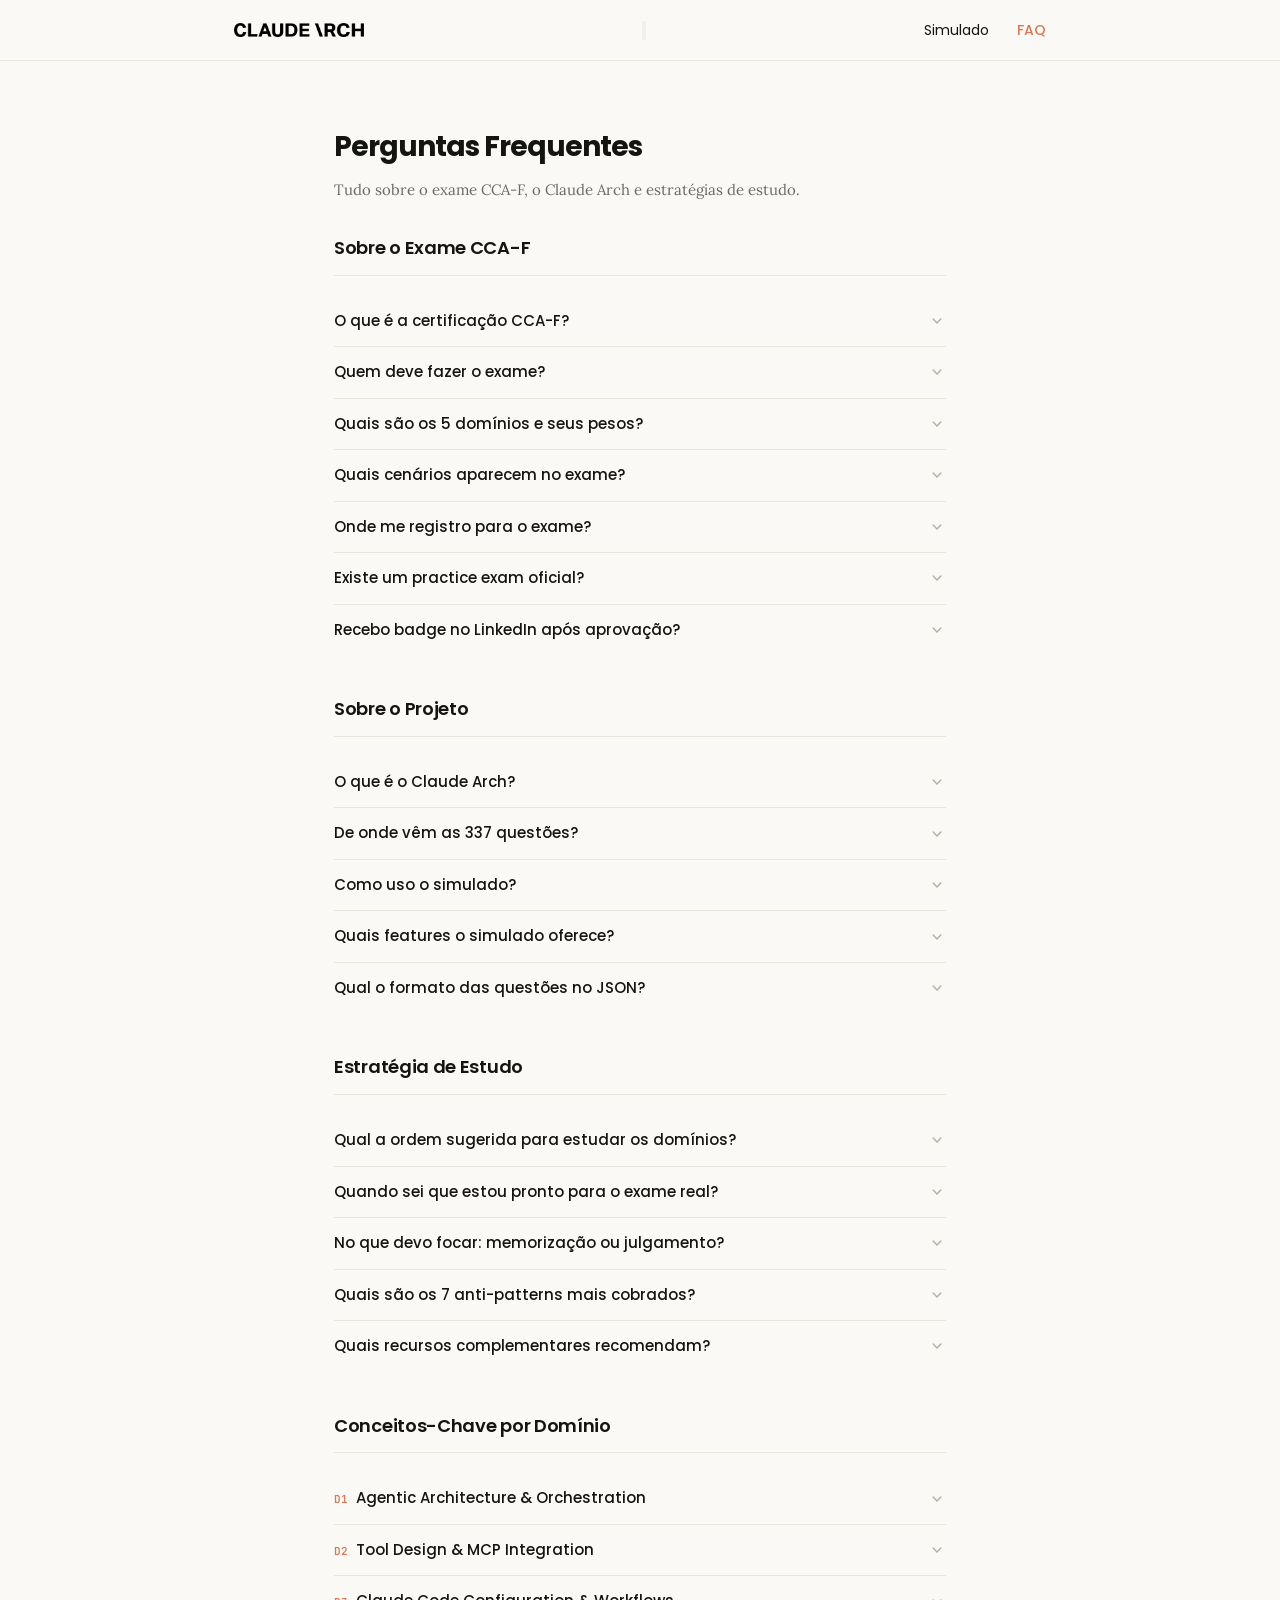
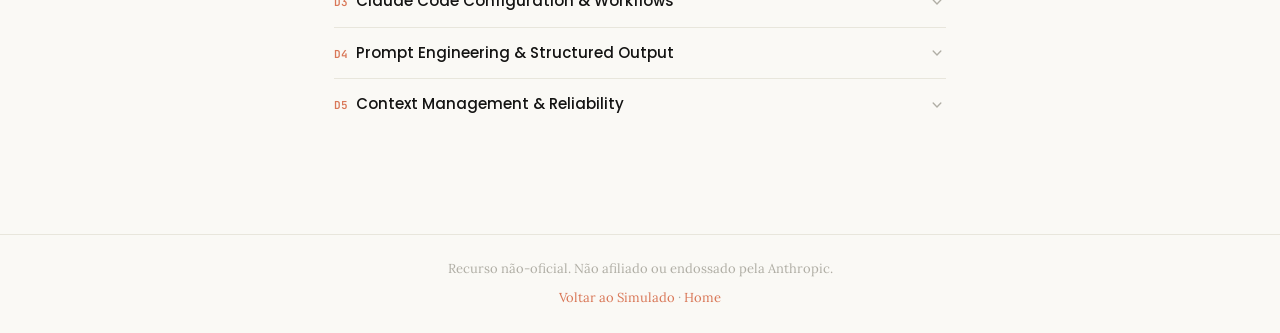
<file: faq.html>
<!DOCTYPE html>
<html lang="pt-BR">
<head>
<meta charset="UTF-8">
<meta name="viewport" content="width=device-width, initial-scale=1.0">
<title>Claude Arch — FAQ</title>
<link rel="icon" type="image/x-icon" href="favicon.ico" />
<link rel="icon" type="image/png" sizes="32x32" href="favicon-32x32.png" />
<link rel="icon" type="image/png" sizes="16x16" href="favicon-16x16.png" />
<link rel="apple-touch-icon" sizes="180x180" href="apple-touch-icon.png" />
<link rel="manifest" href="site.webmanifest" />
<meta name="description" content="337 questões gratuitas para a certificação CCA-F. 5 domínios, score escalado e feedback imediato." />
<meta name="theme-color" content="#faf9f5" />
<meta property="og:title" content="Claude Arch — Simulado CCA-F" />
<meta property="og:description" content="337 questões gratuitas para a certificação CCA-F. 5 domínios, score escalado e feedback imediato." />
<meta property="og:image" content="https://felipebossolani.github.io/claude-arch/og-image.png" />
<meta property="og:type" content="website" />
<meta property="og:url" content="https://felipebossolani.github.io/claude-arch/faq.html" />
<link rel="canonical" href="https://felipebossolani.github.io/claude-arch/faq.html" />
<meta name="twitter:card" content="summary_large_image" />
<meta name="twitter:title" content="Claude Arch — Simulado CCA-F" />
<meta name="twitter:description" content="337 questões gratuitas para a certificação CCA-F. 5 domínios, score escalado e feedback imediato." />
<meta name="twitter:image" content="https://felipebossolani.github.io/claude-arch/og-image.png" />
<link rel="preconnect" href="https://fonts.googleapis.com">
<link rel="preconnect" href="https://fonts.gstatic.com" crossorigin>
<link href="https://fonts.googleapis.com/css2?family=JetBrains+Mono:wght@400;500;700&family=Poppins:wght@400;500;600;700&family=Lora:ital,wght@0,400;0,500;0,600;0,700;1,400;1,500&display=swap" rel="stylesheet">
<link rel="stylesheet" href="styles.css">
<style>
.container { max-width: 660px; }

/* Hero */
.hero { padding: 40px 0 32px; }
.hero-title {
  font-size: 28px; font-weight: 700; letter-spacing: -1px; margin-bottom: 8px;
}
.hero-subtitle { color: var(--text-secondary); font-size: 15px; }

/* Section */
.section { margin-bottom: 40px; }
.section-header {
  display: flex; align-items: center; gap: 10px; margin-bottom: 20px;
  padding-bottom: 12px; border-bottom: 1px solid var(--border);
}
.section-title {
  font-size: 18px; font-weight: 600; letter-spacing: -0.3px;
}

/* Accordion */
.faq-item {
  border-bottom: 1px solid var(--border);
  overflow: hidden; transition: border-color 0.2s;
}
.faq-item:last-child { border-bottom: none; }
.faq-question {
  padding: 14px 0; cursor: pointer; user-select: none;
  display: flex; align-items: center; justify-content: space-between; gap: 16px;
  font-family: 'Poppins', Arial, sans-serif;
  font-weight: 500; font-size: 15px; line-height: 1.5;
}
.faq-question:hover { color: var(--accent-orange); }
.faq-chevron {
  flex-shrink: 0; width: 18px; height: 18px;
  transition: transform 0.25s ease;
  color: var(--text-muted);
}
.faq-item.open .faq-chevron { transform: rotate(180deg); }
.faq-answer { max-height: 0; overflow: hidden; transition: max-height 0.35s ease; }
.faq-answer-inner {
  padding: 0 0 16px;
  font-size: 14px; color: var(--text-secondary); line-height: 1.7;
}
.faq-answer-inner p { margin-bottom: 10px; }
.faq-answer-inner p:last-child { margin-bottom: 0; }
.faq-answer-inner strong { color: var(--text-primary); }
.faq-answer-inner code {
  background: rgba(106,155,204,0.1); padding: 2px 6px; border-radius: 4px;
  font-size: 13px; color: #5a87b5;
}
.faq-answer-inner a { color: var(--accent-orange); text-decoration: none; }
.faq-answer-inner a:hover { text-decoration: underline; }
.faq-answer-inner ul, .faq-answer-inner ol { margin: 8px 0 12px 20px; }
.faq-answer-inner li { margin-bottom: 4px; }

/* Domain table */
.domain-table { width: 100%; border-collapse: collapse; margin: 12px 0; font-size: 13px; }
.domain-table th {
  text-align: left; padding: 6px 10px; font-weight: 600;
  border-bottom: 1px solid var(--border); color: var(--text-muted);
  font-family: 'JetBrains Mono', monospace; font-size: 11px; text-transform: uppercase; letter-spacing: 0.5px;
}
.domain-table td { padding: 6px 10px; border-bottom: 1px solid var(--border); }
.domain-badge {
  font-family: 'JetBrains Mono', monospace;
  font-size: 11px; font-weight: 600; color: var(--accent-orange);
}

/* Info box */
.info-box {
  background: rgba(106,155,204,0.06);
  border-left: 3px solid var(--accent-blue);
  border-radius: 0 6px 6px 0;
  padding: 10px 14px; margin: 10px 0; font-size: 13px;
}
.warning-box {
  background: rgba(217,119,87,0.06);
  border-left: 3px solid var(--accent-orange);
  border-radius: 0 6px 6px 0;
  padding: 10px 14px; margin: 10px 0; font-size: 13px;
}

/* Footer */
.footer {
  border-top: 1px solid var(--border);
  padding: 24px 0; margin-top: 40px;
  text-align: center; font-size: 13px; color: var(--text-muted);
}
.footer a { color: var(--accent-orange); text-decoration: none; }
.footer a:hover { text-decoration: underline; }

@media (max-width: 640px) {
  .hero-title { font-size: 22px; }
  .faq-question { font-size: 14px; }
}
</style>
</head>
<body>

<header class="header">
  <div class="header-inner">
    <a href="index.html" class="logo">
      <img class="logo-icon" src="logo.png" alt="Claude Arch" />
    </a>
    <button class="nav-toggle" aria-label="Menu" onclick="document.querySelector('.nav').classList.toggle('open')">
      <svg viewBox="0 0 24 24" fill="none" stroke-width="2" stroke-linecap="round"><line x1="3" y1="6" x2="21" y2="6"/><line x1="3" y1="12" x2="21" y2="12"/><line x1="3" y1="18" x2="21" y2="18"/></svg>
    </button>
    <nav class="nav" aria-label="Navegação principal">
      <a href="simulado.html" class="nav-link">Simulado</a>
      <a href="faq.html" class="nav-link nav-link--active">FAQ</a>
    </nav>
  </div>
</header>

<main class="container">
  <div class="hero">
    <h1 class="hero-title">Perguntas Frequentes</h1>
    <p class="hero-subtitle">Tudo sobre o exame CCA-F, o Claude Arch e estratégias de estudo.</p>
  </div>

  <!-- ═══════════════════════════════════ -->
  <!-- SOBRE O EXAME CCA-F               -->
  <!-- ═══════════════════════════════════ -->
  <div class="section">
    <div class="section-header">
      <h2 class="section-title">Sobre o Exame CCA-F</h2>
    </div>

    <div class="faq-item">
      <div class="faq-question" role="button" tabindex="0" aria-expanded="false">
        O que é a certificação CCA-F?
        <svg class="faq-chevron" viewBox="0 0 20 20" fill="currentColor"><path fill-rule="evenodd" d="M5.23 7.21a.75.75 0 011.06.02L10 11.168l3.71-3.938a.75.75 0 111.08 1.04l-4.25 4.5a.75.75 0 01-1.08 0l-4.25-4.5a.75.75 0 01.02-1.06z"/></svg>
      </div>
      <div class="faq-answer"><div class="faq-answer-inner">
        <p>A <strong>Claude Certified Architect — Foundations (CCA-F)</strong> é a certificação de nível 301 da Anthropic para arquitetos de soluções que trabalham com Claude.</p>
        <table class="domain-table">
          <tr><td><strong>Formato</strong></td><td>60 questões de múltipla escolha</td></tr>
          <tr><td><strong>Duração</strong></td><td>120 minutos</td></tr>
          <tr><td><strong>Score mínimo</strong></td><td>720 / 1000 (escala de 100–1000)</td></tr>
          <tr><td><strong>Custo</strong></td><td>$99 USD</td></tr>
          <tr><td><strong>Tentativas</strong></td><td>1 tentativa por compra</td></tr>
          <tr><td><strong>Proctoring</strong></td><td>Online, via ProctorFree</td></tr>
        </table>
        <p>Após aprovação, você recebe um badge digital para adicionar ao LinkedIn.</p>
      </div></div>
    </div>

    <div class="faq-item">
      <div class="faq-question" role="button" tabindex="0" aria-expanded="false">
        Quem deve fazer o exame?
        <svg class="faq-chevron" viewBox="0 0 20 20" fill="currentColor"><path fill-rule="evenodd" d="M5.23 7.21a.75.75 0 011.06.02L10 11.168l3.71-3.938a.75.75 0 111.08 1.04l-4.25 4.5a.75.75 0 01-1.08 0l-4.25-4.5a.75.75 0 01.02-1.06z"/></svg>
      </div>
      <div class="faq-answer"><div class="faq-answer-inner">
        <p>O exame é voltado para <strong>solution architects</strong> com pelo menos <strong>6 meses de experiência prática</strong> com o ecossistema Claude, incluindo:</p>
        <ul>
          <li>Claude APIs (Messages API, tool use)</li>
          <li>Agent SDK e padrões de agentes</li>
          <li>Claude Code (CLI, configuração, workflows)</li>
          <li>Model Context Protocol (MCP)</li>
        </ul>
        <p>Se você é desenvolvedor, CTO ou tech lead que usa Claude em produção, este é o exame certo.</p>
      </div></div>
    </div>

    <div class="faq-item">
      <div class="faq-question" role="button" tabindex="0" aria-expanded="false">
        Quais são os 5 domínios e seus pesos?
        <svg class="faq-chevron" viewBox="0 0 20 20" fill="currentColor"><path fill-rule="evenodd" d="M5.23 7.21a.75.75 0 011.06.02L10 11.168l3.71-3.938a.75.75 0 111.08 1.04l-4.25 4.5a.75.75 0 01-1.08 0l-4.25-4.5a.75.75 0 01.02-1.06z"/></svg>
      </div>
      <div class="faq-answer"><div class="faq-answer-inner">
        <table class="domain-table">
          <thead><tr><th>Domínio</th><th>Título</th><th>Peso</th></tr></thead>
          <tbody>
            <tr><td><span class="domain-badge">D1</span></td><td>Agentic Architecture &amp; Orchestration</td><td><strong>27%</strong></td></tr>
            <tr><td><span class="domain-badge">D2</span></td><td>Tool Design &amp; MCP Integration</td><td><strong>18%</strong></td></tr>
            <tr><td><span class="domain-badge">D3</span></td><td>Claude Code Configuration &amp; Workflows</td><td><strong>20%</strong></td></tr>
            <tr><td><span class="domain-badge">D4</span></td><td>Prompt Engineering &amp; Structured Output</td><td><strong>20%</strong></td></tr>
            <tr><td><span class="domain-badge">D5</span></td><td>Context Management &amp; Reliability</td><td><strong>15%</strong></td></tr>
          </tbody>
        </table>
        <p>D1 sozinho vale mais de um quarto do exame — é o domínio mais importante.</p>
      </div></div>
    </div>

    <div class="faq-item">
      <div class="faq-question" role="button" tabindex="0" aria-expanded="false">
        Quais cenários aparecem no exame?
        <svg class="faq-chevron" viewBox="0 0 20 20" fill="currentColor"><path fill-rule="evenodd" d="M5.23 7.21a.75.75 0 011.06.02L10 11.168l3.71-3.938a.75.75 0 111.08 1.04l-4.25 4.5a.75.75 0 01-1.08 0l-4.25-4.5a.75.75 0 01.02-1.06z"/></svg>
      </div>
      <div class="faq-answer"><div class="faq-answer-inner">
        <p>Existem <strong>6 cenários</strong> no banco do exame. Em cada tentativa, <strong>4 são sorteados</strong>:</p>
        <ol>
          <li><strong>Customer Support Resolution Agent</strong> — loops agênticos, tool design, escalation</li>
          <li><strong>Code Generation with Claude Code</strong> — CLAUDE.md, plan mode, slash commands</li>
          <li><strong>Multi-Agent Research System</strong> — coordinator patterns, error propagation, context</li>
          <li><strong>Developer Productivity with Claude</strong> — built-in tools, MCP integration</li>
          <li><strong>Claude Code for CI/CD</strong> — non-interactive mode, structured output, batch</li>
          <li><strong>Structured Data Extraction</strong> — JSON schemas, validation loops, human review</li>
        </ol>
        <p>As questões são contextualizadas dentro desses cenários, exigindo julgamento arquitetural aplicado.</p>
      </div></div>
    </div>

    <div class="faq-item">
      <div class="faq-question" role="button" tabindex="0" aria-expanded="false">
        Onde me registro para o exame?
        <svg class="faq-chevron" viewBox="0 0 20 20" fill="currentColor"><path fill-rule="evenodd" d="M5.23 7.21a.75.75 0 011.06.02L10 11.168l3.71-3.938a.75.75 0 111.08 1.04l-4.25 4.5a.75.75 0 01-1.08 0l-4.25-4.5a.75.75 0 01.02-1.06z"/></svg>
      </div>
      <div class="faq-answer"><div class="faq-answer-inner">
        <p>O registro é feito na <a href="https://anthropic.skilljar.com" target="_blank" rel="noopener noreferrer">Anthropic Academy (anthropic.skilljar.com)</a>. Lá você encontra os cursos preparatórios gratuitos e o link para comprar o voucher do exame ($99).</p>
      </div></div>
    </div>

    <div class="faq-item">
      <div class="faq-question" role="button" tabindex="0" aria-expanded="false">
        Existe um practice exam oficial?
        <svg class="faq-chevron" viewBox="0 0 20 20" fill="currentColor"><path fill-rule="evenodd" d="M5.23 7.21a.75.75 0 011.06.02L10 11.168l3.71-3.938a.75.75 0 111.08 1.04l-4.25 4.5a.75.75 0 01-1.08 0l-4.25-4.5a.75.75 0 01.02-1.06z"/></svg>
      </div>
      <div class="faq-answer"><div class="faq-answer-inner">
        <p>Sim. A Anthropic disponibiliza um <strong>practice exam com 60 questões</strong> no Skilljar, gratuito. Ele simula o formato real do exame.</p>
        <div class="info-box">
          <strong>Dica:</strong> Tente tirar <strong>900+ no practice exam</strong> antes de agendar o exame real. Se você está consistentemente acima de 900, provavelmente está pronto.
        </div>
      </div></div>
    </div>

    <div class="faq-item">
      <div class="faq-question" role="button" tabindex="0" aria-expanded="false">
        Recebo badge no LinkedIn após aprovação?
        <svg class="faq-chevron" viewBox="0 0 20 20" fill="currentColor"><path fill-rule="evenodd" d="M5.23 7.21a.75.75 0 011.06.02L10 11.168l3.71-3.938a.75.75 0 111.08 1.04l-4.25 4.5a.75.75 0 01-1.08 0l-4.25-4.5a.75.75 0 01.02-1.06z"/></svg>
      </div>
      <div class="faq-answer"><div class="faq-answer-inner">
        <p>Sim. Após aprovação, a Anthropic emite um <strong>badge digital</strong> que pode ser adicionado ao seu perfil do LinkedIn como credencial verificável.</p>
      </div></div>
    </div>
  </div>

  <!-- ═══════════════════════════════════ -->
  <!-- SOBRE O STUDY LAB                  -->
  <!-- ═══════════════════════════════════ -->
  <div class="section">
    <div class="section-header">
      <h2 class="section-title">Sobre o Projeto</h2>
    </div>

    <div class="faq-item">
      <div class="faq-question" role="button" tabindex="0" aria-expanded="false">
        O que é o Claude Arch?
        <svg class="faq-chevron" viewBox="0 0 20 20" fill="currentColor"><path fill-rule="evenodd" d="M5.23 7.21a.75.75 0 011.06.02L10 11.168l3.71-3.938a.75.75 0 111.08 1.04l-4.25 4.5a.75.75 0 01-1.08 0l-4.25-4.5a.75.75 0 01.02-1.06z"/></svg>
      </div>
      <div class="faq-answer"><div class="faq-answer-inner">
        <p>Um <strong>ferramenta de estudos não-oficial</strong> com um simulado interativo para a certificação CCA-F. Criado por e para a comunidade de devs que estão se preparando para o exame.</p>
        <div class="warning-box">
          <strong>Aviso:</strong> Este projeto não é afiliado nem endossado pela Anthropic.
        </div>
      </div></div>
    </div>

    <div class="faq-item">
      <div class="faq-question" role="button" tabindex="0" aria-expanded="false">
        De onde vêm as 337 questões?
        <svg class="faq-chevron" viewBox="0 0 20 20" fill="currentColor"><path fill-rule="evenodd" d="M5.23 7.21a.75.75 0 011.06.02L10 11.168l3.71-3.938a.75.75 0 111.08 1.04l-4.25 4.5a.75.75 0 01-1.08 0l-4.25-4.5a.75.75 0 01.02-1.06z"/></svg>
      </div>
      <div class="faq-answer"><div class="faq-answer-inner">
        <p>As questões foram coletadas e deduplicadas de <strong>6 fontes</strong>:</p>
        <table class="domain-table">
          <thead><tr><th>Fonte</th><th>Qtd</th><th>Origem</th></tr></thead>
          <tbody>
            <tr><td>official-exam-guide</td><td>11</td><td>Anthropic Exam Guide</td></tr>
            <tr><td>community-generated</td><td>45</td><td>Baseadas nos task statements</td></tr>
            <tr><td>sgridworks</td><td>100</td><td><a href="https://github.com/SGridworks/claude-certified-architect-training" target="_blank" rel="noopener noreferrer">SGridworks repo</a></td></tr>
            <tr><td>sgridworks-fullexam</td><td>49</td><td>SGridworks full exam</td></tr>
            <tr><td>olivier-alter</td><td>74</td><td><a href="https://github.com/OlivierAlter/Claude-Certified-Architect-Foundations-Certification-Exam" target="_blank" rel="noopener noreferrer">OlivierAlter repo</a></td></tr>
            <tr><td>paullarionov</td><td>58</td><td><a href="https://github.com/paullarionov/claude-certified-architect" target="_blank" rel="noopener noreferrer">PaulLarionov repo</a></td></tr>
          </tbody>
        </table>
      </div></div>
    </div>

    <div class="faq-item">
      <div class="faq-question" role="button" tabindex="0" aria-expanded="false">
        Como uso o simulado?
        <svg class="faq-chevron" viewBox="0 0 20 20" fill="currentColor"><path fill-rule="evenodd" d="M5.23 7.21a.75.75 0 011.06.02L10 11.168l3.71-3.938a.75.75 0 111.08 1.04l-4.25 4.5a.75.75 0 01-1.08 0l-4.25-4.5a.75.75 0 01.02-1.06z"/></svg>
      </div>
      <div class="faq-answer"><div class="faq-answer-inner">
        <p>Abra o <a href="simulado.html">simulado</a> no navegador (funciona offline, zero dependências). Na tela inicial:</p>
        <ol>
          <li><strong>Selecione domínios</strong> — escolha D1–D5 individualmente ou todos</li>
          <li><strong>Modo de feedback</strong> — <code>Imediato</code> (revela ao clicar) ou <code>No final</code> (confirma antes)</li>
          <li><strong>Ordem</strong> — <code>Embaralhar</code> ou <code>Sequencial</code></li>
          <li>Clique <strong>Iniciar</strong></li>
        </ol>
      </div></div>
    </div>

    <div class="faq-item">
      <div class="faq-question" role="button" tabindex="0" aria-expanded="false">
        Quais features o simulado oferece?
        <svg class="faq-chevron" viewBox="0 0 20 20" fill="currentColor"><path fill-rule="evenodd" d="M5.23 7.21a.75.75 0 011.06.02L10 11.168l3.71-3.938a.75.75 0 111.08 1.04l-4.25 4.5a.75.75 0 01-1.08 0l-4.25-4.5a.75.75 0 01.02-1.06z"/></svg>
      </div>
      <div class="faq-answer"><div class="faq-answer-inner">
        <ul>
          <li><strong>Score escalado</strong> — 100 a 1000 (mesmo formato do exame real)</li>
          <li><strong>Breakdown por domínio</strong> — veja onde está forte e onde precisa melhorar</li>
          <li><strong>Refazer erradas</strong> — embaralha apenas as questões que você errou para drill down</li>
          <li><strong>Funciona offline</strong> — HTML self-contained, sem server</li>
          <li><strong>Explicações detalhadas</strong> — cada questão tem explicação da resposta correta e por que as alternativas estão erradas</li>
        </ul>
      </div></div>
    </div>

    <div class="faq-item">
      <div class="faq-question" role="button" tabindex="0" aria-expanded="false">
        Qual o formato das questões no JSON?
        <svg class="faq-chevron" viewBox="0 0 20 20" fill="currentColor"><path fill-rule="evenodd" d="M5.23 7.21a.75.75 0 011.06.02L10 11.168l3.71-3.938a.75.75 0 111.08 1.04l-4.25 4.5a.75.75 0 01-1.08 0l-4.25-4.5a.75.75 0 01.02-1.06z"/></svg>
      </div>
      <div class="faq-answer"><div class="faq-answer-inner">
        <p>Cada questão em <code>all_questions.json</code> segue este schema:</p>
        <pre style="background:var(--bg-hover);padding:16px;border-radius:8px;overflow-x:auto;margin:12px 0;font-size:13px;line-height:1.5;"><code>{
  "id": "D1-001",
  "source": "official-exam-guide",
  "scenario": "Customer Support Resolution Agent",
  "task_statement": "1.4",
  "question": "Texto da pergunta...",
  "options": { "A": "...", "B": "...", "C": "...", "D": "..." },
  "correct": "A",
  "explanation": "Explicação detalhada...",
  "domain": "D1"
}</code></pre>
      </div></div>
    </div>
  </div>

  <!-- ═══════════════════════════════════ -->
  <!-- ESTRATÉGIA DE ESTUDO               -->
  <!-- ═══════════════════════════════════ -->
  <div class="section">
    <div class="section-header">
      <h2 class="section-title">Estratégia de Estudo</h2>
    </div>

    <div class="faq-item">
      <div class="faq-question" role="button" tabindex="0" aria-expanded="false">
        Qual a ordem sugerida para estudar os domínios?
        <svg class="faq-chevron" viewBox="0 0 20 20" fill="currentColor"><path fill-rule="evenodd" d="M5.23 7.21a.75.75 0 011.06.02L10 11.168l3.71-3.938a.75.75 0 111.08 1.04l-4.25 4.5a.75.75 0 01-1.08 0l-4.25-4.5a.75.75 0 01.02-1.06z"/></svg>
      </div>
      <div class="faq-answer"><div class="faq-answer-inner">
        <p><strong>Por peso no exame:</strong></p>
        <ol>
          <li><span class="domain-badge">D1</span> Agentic Architecture — <strong>27%</strong> (maior peso, comece aqui)</li>
          <li><span class="domain-badge">D3</span> Claude Code Config — <strong>20%</strong></li>
          <li><span class="domain-badge">D4</span> Prompt Engineering — <strong>20%</strong></li>
          <li><span class="domain-badge">D2</span> Tool Design &amp; MCP — <strong>18%</strong></li>
          <li><span class="domain-badge">D5</span> Context &amp; Reliability — <strong>15%</strong></li>
        </ol>
        <p><strong>Alternativa — por familiaridade:</strong> se você já usa Claude Code no dia a dia, comece por D3 para consolidar o que já sabe, e depois ataque D1.</p>
      </div></div>
    </div>

    <div class="faq-item">
      <div class="faq-question" role="button" tabindex="0" aria-expanded="false">
        Quando sei que estou pronto para o exame real?
        <svg class="faq-chevron" viewBox="0 0 20 20" fill="currentColor"><path fill-rule="evenodd" d="M5.23 7.21a.75.75 0 011.06.02L10 11.168l3.71-3.938a.75.75 0 111.08 1.04l-4.25 4.5a.75.75 0 01-1.08 0l-4.25-4.5a.75.75 0 01.02-1.06z"/></svg>
      </div>
      <div class="faq-answer"><div class="faq-answer-inner">
        <p>Faça o <strong>practice exam oficial no Skilljar</strong>. Se você tirar consistentemente <strong>900+</strong>, provavelmente está pronto.</p>
        <div class="info-box">
          O exame real tem 60 questões e exige 720 para aprovação. Uma margem de 180 pontos (900 vs 720) dá confiança suficiente para lidar com questões mais difíceis ou cenários desconhecidos.
        </div>
      </div></div>
    </div>

    <div class="faq-item">
      <div class="faq-question" role="button" tabindex="0" aria-expanded="false">
        No que devo focar: memorização ou julgamento?
        <svg class="faq-chevron" viewBox="0 0 20 20" fill="currentColor"><path fill-rule="evenodd" d="M5.23 7.21a.75.75 0 011.06.02L10 11.168l3.71-3.938a.75.75 0 111.08 1.04l-4.25 4.5a.75.75 0 01-1.08 0l-4.25-4.5a.75.75 0 01.02-1.06z"/></svg>
      </div>
      <div class="faq-answer"><div class="faq-answer-inner">
        <p><strong>Julgamento arquitetural.</strong> O exame não testa se você decorou APIs — ele testa se você sabe escolher a abordagem certa para cada situação. Muitas questões apresentam opções que "parecem certas" mas são anti-patterns.</p>
        <p>Foque em entender <strong>por que</strong> cada alternativa errada está errada, não apenas qual é a correta.</p>
      </div></div>
    </div>

    <div class="faq-item">
      <div class="faq-question" role="button" tabindex="0" aria-expanded="false">
        Quais são os 7 anti-patterns mais cobrados?
        <svg class="faq-chevron" viewBox="0 0 20 20" fill="currentColor"><path fill-rule="evenodd" d="M5.23 7.21a.75.75 0 011.06.02L10 11.168l3.71-3.938a.75.75 0 111.08 1.04l-4.25 4.5a.75.75 0 01-1.08 0l-4.25-4.5a.75.75 0 01.02-1.06z"/></svg>
      </div>
      <div class="faq-answer"><div class="faq-answer-inner">
        <ol>
          <li><strong>Parsing natural language para loop termination</strong> — usar <code>stop_reason</code> em vez de tentar interpretar texto</li>
          <li><strong>Arbitrary iteration caps</strong> — limites fixos sem critério de convergência real</li>
          <li><strong>Prompt-only enforcement para business rules</strong> — regras críticas precisam de enforcement programático, não apenas instruções no prompt</li>
          <li><strong>Subagent context leakage</strong> — agentes filhos não devem vazar contexto entre si sem controle</li>
          <li><strong>Ambiguous tool descriptions</strong> — descriptions são o mecanismo primário de seleção de tools pelo modelo</li>
          <li><strong>Self-review no mesmo contexto</strong> — o modelo revisando seu próprio output no mesmo context window tende a confirmar erros</li>
          <li><strong>Progressive summarization sem preservar dados críticos</strong> — sumarização que descarta informações essenciais</li>
        </ol>
      </div></div>
    </div>

    <div class="faq-item">
      <div class="faq-question" role="button" tabindex="0" aria-expanded="false">
        Quais recursos complementares recomendam?
        <svg class="faq-chevron" viewBox="0 0 20 20" fill="currentColor"><path fill-rule="evenodd" d="M5.23 7.21a.75.75 0 011.06.02L10 11.168l3.71-3.938a.75.75 0 111.08 1.04l-4.25 4.5a.75.75 0 01-1.08 0l-4.25-4.5a.75.75 0 01.02-1.06z"/></svg>
      </div>
      <div class="faq-answer"><div class="faq-answer-inner">
        <ul>
          <li><a href="https://anthropic.skilljar.com" target="_blank" rel="noopener noreferrer">Anthropic Academy</a> — cursos oficiais gratuitos + practice exam</li>
          <li><a href="https://github.com/SGridworks/claude-certified-architect-training" target="_blank" rel="noopener noreferrer">SGridworks RPG</a> — treinamento gamificado</li>
          <li><a href="https://claudecertifications.com" target="_blank" rel="noopener noreferrer">claudecertifications.com</a> — 25 questões grátis + study guides</li>
          <li><a href="https://www.certsafari.com/anthropic/claude-certified-architect" target="_blank" rel="noopener noreferrer">CertSafari</a> — 360 flashcards</li>
        </ul>
      </div></div>
    </div>
  </div>

  <!-- ═══════════════════════════════════ -->
  <!-- CONCEITOS-CHAVE POR DOMÍNIO        -->
  <!-- ═══════════════════════════════════ -->
  <div class="section">
    <div class="section-header">
      <h2 class="section-title">Conceitos-Chave por Domínio</h2>
    </div>

    <div class="faq-item">
      <div class="faq-question" role="button" tabindex="0" aria-expanded="false">
        <span><span class="domain-badge">D1</span>&nbsp; Agentic Architecture &amp; Orchestration</span>
        <svg class="faq-chevron" viewBox="0 0 20 20" fill="currentColor"><path fill-rule="evenodd" d="M5.23 7.21a.75.75 0 011.06.02L10 11.168l3.71-3.938a.75.75 0 111.08 1.04l-4.25 4.5a.75.75 0 01-1.08 0l-4.25-4.5a.75.75 0 01.02-1.06z"/></svg>
      </div>
      <div class="faq-answer"><div class="faq-answer-inner">
        <ul>
          <li><code>stop_reason</code> — use <code>tool_use</code> vs <code>end_turn</code> para controlar loops agênticos (nunca parse NL)</li>
          <li><strong>Hub-and-spoke</strong> — padrão de coordenação com agente central que delega para subagentes especializados</li>
          <li><strong>Task tool</strong> — mecanismo para criar e gerenciar subagentes com contexto isolado</li>
          <li><code>allowedTools</code> — restringe quais tools cada agente/subagente pode usar</li>
          <li><strong>PostToolUse hooks</strong> — interceptam resultados de tools para validação, logging ou transformação</li>
          <li><strong>Context isolation</strong> — subagentes devem operar com contexto separado para evitar leakage</li>
        </ul>
      </div></div>
    </div>

    <div class="faq-item">
      <div class="faq-question" role="button" tabindex="0" aria-expanded="false">
        <span><span class="domain-badge">D2</span>&nbsp; Tool Design &amp; MCP Integration</span>
        <svg class="faq-chevron" viewBox="0 0 20 20" fill="currentColor"><path fill-rule="evenodd" d="M5.23 7.21a.75.75 0 011.06.02L10 11.168l3.71-3.938a.75.75 0 111.08 1.04l-4.25 4.5a.75.75 0 01-1.08 0l-4.25-4.5a.75.75 0 01.02-1.06z"/></svg>
      </div>
      <div class="faq-answer"><div class="faq-answer-inner">
        <ul>
          <li><strong>Tool descriptions</strong> — mecanismo primário de seleção; descriptions claras e específicas > nomes genéricos</li>
          <li><code>isError</code> flag — indica ao modelo que o resultado da tool é um erro (permite recovery inteligente)</li>
          <li><code>errorCategory</code> — categorize erros: <code>transient</code>, <code>validation</code>, <code>permission</code>, <code>business_logic</code></li>
          <li><code>tool_choice</code> — controla seleção: <code>auto</code> (modelo decide), <code>any</code> (deve usar alguma tool), <code>forced</code> (tool específica)</li>
          <li><code>.mcp.json</code> vs <code>~/.claude.json</code> — configuração de MCP servers por projeto vs global</li>
        </ul>
      </div></div>
    </div>

    <div class="faq-item">
      <div class="faq-question" role="button" tabindex="0" aria-expanded="false">
        <span><span class="domain-badge">D3</span>&nbsp; Claude Code Configuration &amp; Workflows</span>
        <svg class="faq-chevron" viewBox="0 0 20 20" fill="currentColor"><path fill-rule="evenodd" d="M5.23 7.21a.75.75 0 011.06.02L10 11.168l3.71-3.938a.75.75 0 111.08 1.04l-4.25 4.5a.75.75 0 01-1.08 0l-4.25-4.5a.75.75 0 01.02-1.06z"/></svg>
      </div>
      <div class="faq-answer"><div class="faq-answer-inner">
        <ul>
          <li><strong>CLAUDE.md hierarchy</strong> — 3 níveis: <code>~/.claude/CLAUDE.md</code> (user) → <code>projeto/CLAUDE.md</code> (project) → <code>subdir/CLAUDE.md</code> (directory)</li>
          <li><code>.claude/rules/</code> — rules com glob patterns para aplicação condicional por tipo de arquivo</li>
          <li><code>.claude/commands/</code> vs <code>.claude/skills/</code> — commands são slash commands customizados; skills têm SKILL.md com frontmatter</li>
          <li><strong>SKILL.md frontmatter</strong> — <code>context: fork</code>, <code>allowed-tools</code>, <code>argument-hint</code> controlam execução</li>
          <li><code>-p</code> flag — modo non-interactive para CI/CD (pipe prompt via stdin ou argumento)</li>
        </ul>
      </div></div>
    </div>

    <div class="faq-item">
      <div class="faq-question" role="button" tabindex="0" aria-expanded="false">
        <span><span class="domain-badge">D4</span>&nbsp; Prompt Engineering &amp; Structured Output</span>
        <svg class="faq-chevron" viewBox="0 0 20 20" fill="currentColor"><path fill-rule="evenodd" d="M5.23 7.21a.75.75 0 011.06.02L10 11.168l3.71-3.938a.75.75 0 111.08 1.04l-4.25 4.5a.75.75 0 01-1.08 0l-4.25-4.5a.75.75 0 01.02-1.06z"/></svg>
      </div>
      <div class="faq-answer"><div class="faq-answer-inner">
        <ul>
          <li><strong>Explicit criteria > vague instructions</strong> — "avalie de 1–5 com estes critérios" > "dê feedback"</li>
          <li><strong>Few-shot para format variation</strong> — exemplos concretos são mais eficazes que descrições de formato</li>
          <li><code>tool_use</code> garante <strong>schema compliance mas NÃO semantic accuracy</strong> — o JSON vai ser válido, mas o conteúdo pode estar errado</li>
          <li><strong>Enum + "other" + detail field</strong> — padrão para categorização flexível sem perder dados inesperados</li>
          <li><strong>Validation-retry loops</strong> — valide output programaticamente e peça correção se inválido</li>
        </ul>
      </div></div>
    </div>

    <div class="faq-item">
      <div class="faq-question" role="button" tabindex="0" aria-expanded="false">
        <span><span class="domain-badge">D5</span>&nbsp; Context Management &amp; Reliability</span>
        <svg class="faq-chevron" viewBox="0 0 20 20" fill="currentColor"><path fill-rule="evenodd" d="M5.23 7.21a.75.75 0 011.06.02L10 11.168l3.71-3.938a.75.75 0 111.08 1.04l-4.25 4.5a.75.75 0 01-1.08 0l-4.25-4.5a.75.75 0 01.02-1.06z"/></svg>
      </div>
      <div class="faq-answer"><div class="faq-answer-inner">
        <ul>
          <li><strong>Lost in the middle effect</strong> — informações no meio de contextos longos são mais facilmente ignoradas</li>
          <li><strong>Progressive summarization risks</strong> — cada rodada de sumarização pode descartar dados que pareciam irrelevantes mas eram críticos</li>
          <li><strong>Information provenance</strong> — rastreie a origem de cada dado para auditoria e debugging</li>
          <li><strong>Confidence self-reporting</strong> — peça ao modelo para reportar seu nível de confiança junto com a resposta</li>
          <li><strong>Graceful degradation com annotated gaps</strong> — quando informação falta, continue operando mas marque explicitamente o que está faltando</li>
        </ul>
      </div></div>
    </div>
  </div>
</main>

<footer class="footer">
  <p>Recurso não-oficial. Não afiliado ou endossado pela Anthropic.</p>
  <p style="margin-top:8px;"><a href="simulado.html">Voltar ao Simulado</a> · <a href="index.html">Home</a></p>
</footer>

<script>
function toggle(el) {
  const item = el.parentElement;
  const answer = item.querySelector('.faq-answer');
  const isOpen = item.classList.contains('open');

  if (isOpen) {
    answer.style.maxHeight = '0';
    item.classList.remove('open');
    el.setAttribute('aria-expanded', 'false');
  } else {
    answer.style.maxHeight = answer.scrollHeight + 'px';
    item.classList.add('open');
    el.setAttribute('aria-expanded', 'true');
  }
}
document.querySelectorAll('.faq-question').forEach(q => {
  q.addEventListener('click', () => toggle(q));
  q.addEventListener('keydown', e => { if (e.key === 'Enter' || e.key === ' ') { e.preventDefault(); toggle(q); } });
});
</script>
</body>
</html>
</file>
<file: styles.css>
/* ═══════════════════════════════════════
   Shared styles — Claude Arch
   ═══════════════════════════════════════ */

:root {
  --bg-primary: #faf9f5;
  --bg-card: #ffffff;
  --bg-hover: #f5f4f0;
  --text-primary: #141413;
  --text-secondary: #6b6a65;
  --text-muted: #b0aea5;
  --accent-orange: #d97757;
  --accent-blue: #6a9bcc;
  --accent-green: #788c5d;
  --accent-red: #c45c4a;
  --border: #e8e6dc;
  --border-active: #b0aea5;
  --radius: 8px;
}

* { margin: 0; padding: 0; box-sizing: border-box; }

body {
  font-family: 'Lora', Georgia, serif;
  background: var(--bg-primary);
  color: var(--text-primary);
  min-height: 100vh;
  line-height: 1.6;
}

h1, h2, h3, h4, h5, h6, .logo-text { font-family: 'Poppins', Arial, sans-serif; }
code, .mono { font-family: 'JetBrains Mono', monospace; }

/* Header */
.header {
  position: sticky; top: 0; z-index: 100;
  background: var(--bg-primary);
  border-bottom: 1px solid var(--border);
}
.header-inner {
  max-width: 860px; margin: 0 auto; padding: 0 24px;
  display: flex; align-items: center; justify-content: space-between;
  height: 60px;
}
.logo { display: flex; align-items: center; gap: 10px; text-decoration: none; }
.logo-icon { height: 14px; width: auto; object-fit: contain; }
.logo-text { font-size: 15px; font-weight: 600; color: var(--text-primary); letter-spacing: -0.3px; }

/* Nav */
.nav { display: flex; align-items: center; gap: 28px; }
.nav-link {
  font-family: 'Poppins', Arial, sans-serif;
  font-size: 14px; font-weight: 400; color: var(--text-primary);
  text-decoration: none; transition: color 0.15s;
}
.nav-link:hover { color: var(--accent-orange); }
.nav-link--active { color: var(--accent-orange); font-weight: 500; }

/* Main / Container */
.main { max-width: 660px; margin: 0 auto; padding: 0 24px; }
.container { max-width: 860px; margin: 0 auto; padding: 24px; }

/* Footer */
.footer { border-top: 1px solid var(--border); padding: 32px 0; }
.footer-inner {
  max-width: 860px; margin: 0 auto; padding: 0 24px;
  display: flex; flex-direction: column; align-items: center; gap: 16px;
}
.social-links { display: flex; gap: 24px; align-items: center; flex-wrap: wrap; justify-content: center; }
.social-link {
  display: flex; align-items: center; gap: 6px;
  color: var(--text-secondary); text-decoration: none; font-size: 13px; transition: color 0.15s;
}
.social-link:hover { color: var(--accent-orange); }
.social-link svg { width: 16px; height: 16px; fill: currentColor; }
.footer-disclaimer { font-size: 12px; color: var(--text-muted); text-align: center; }
</file>
